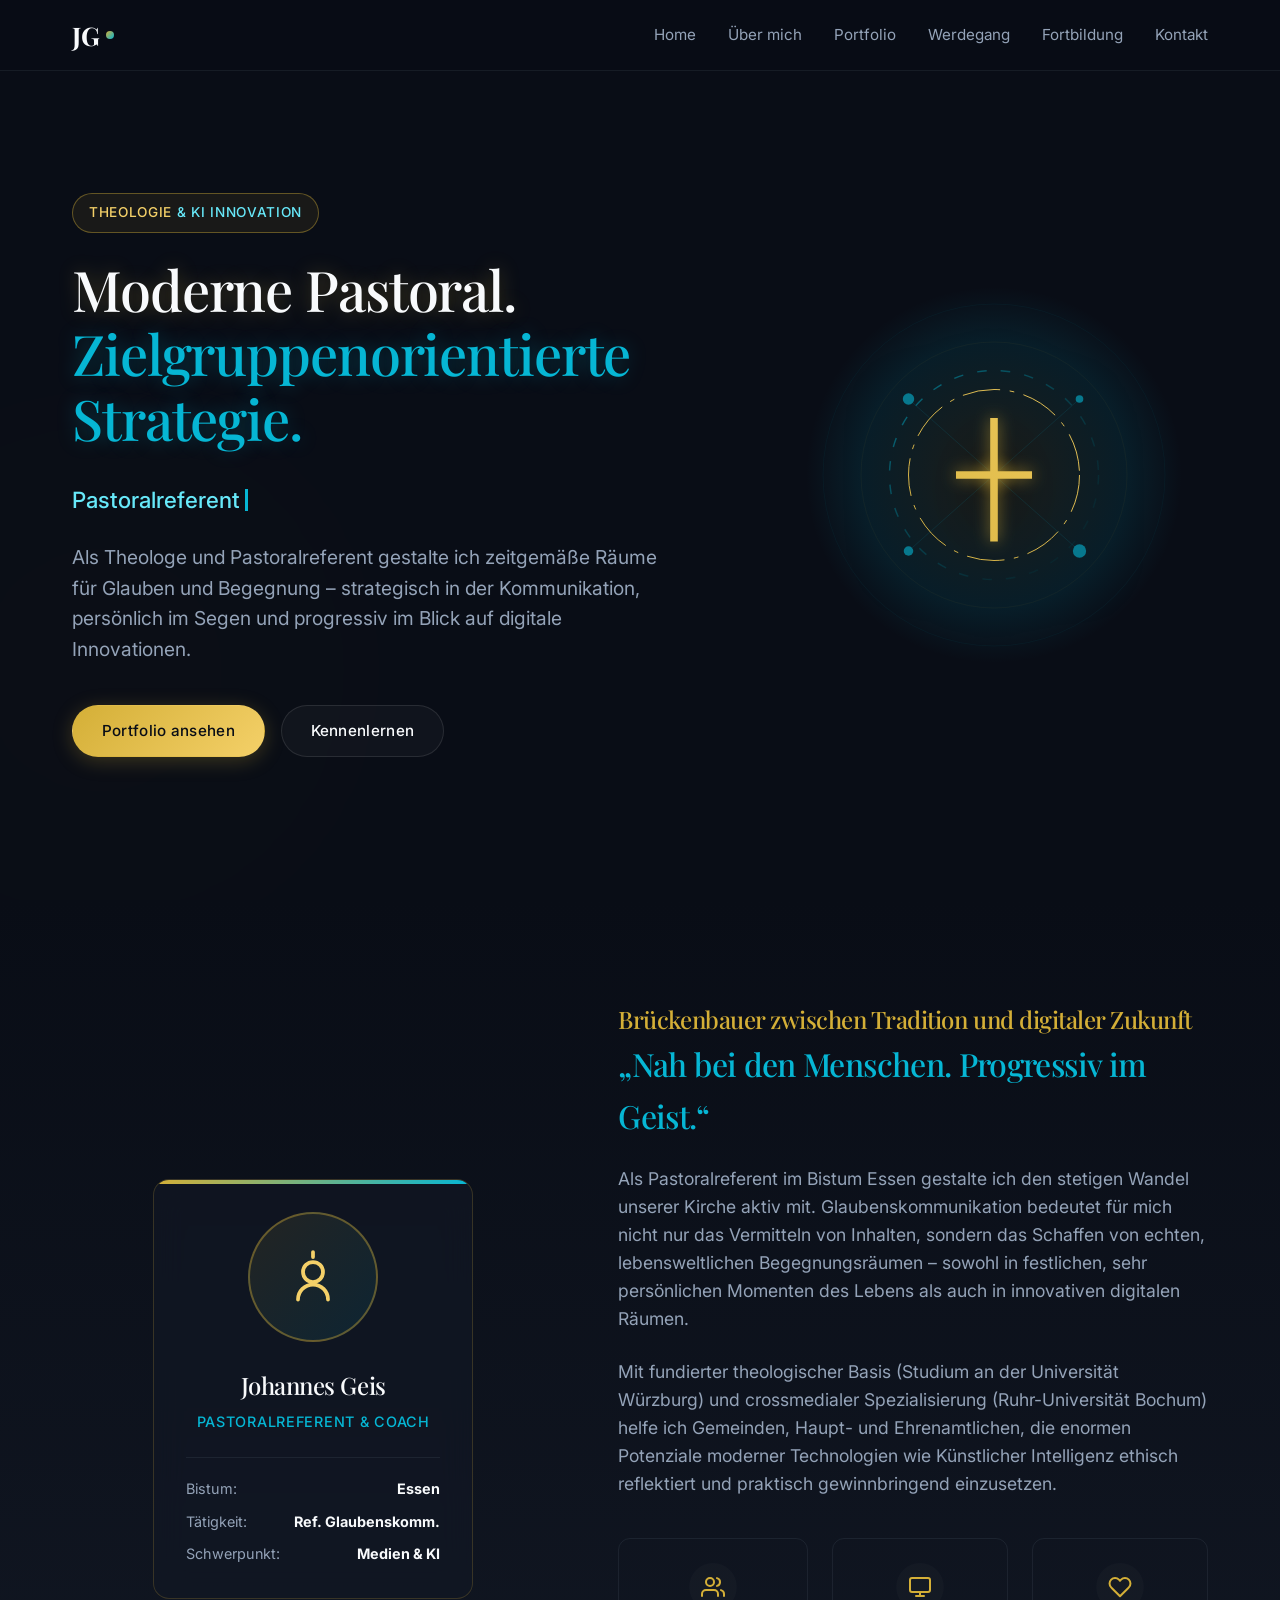
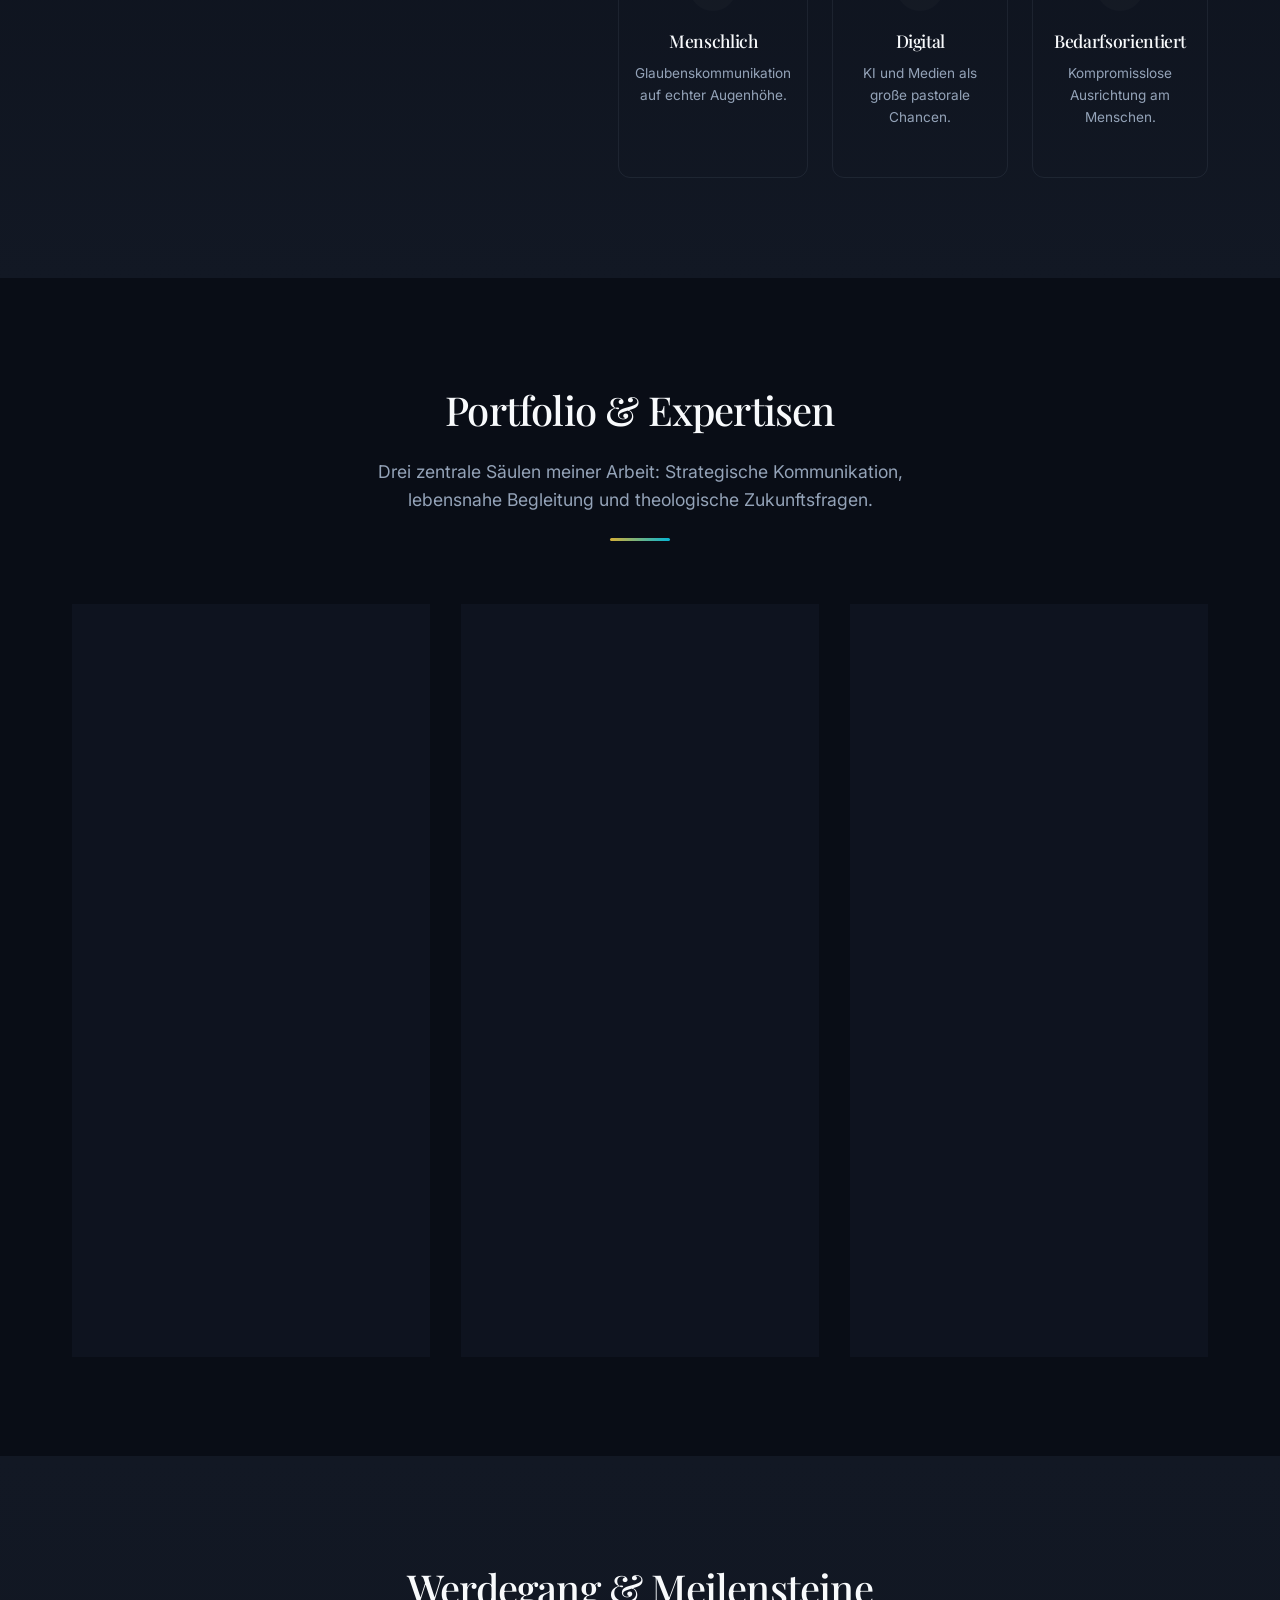
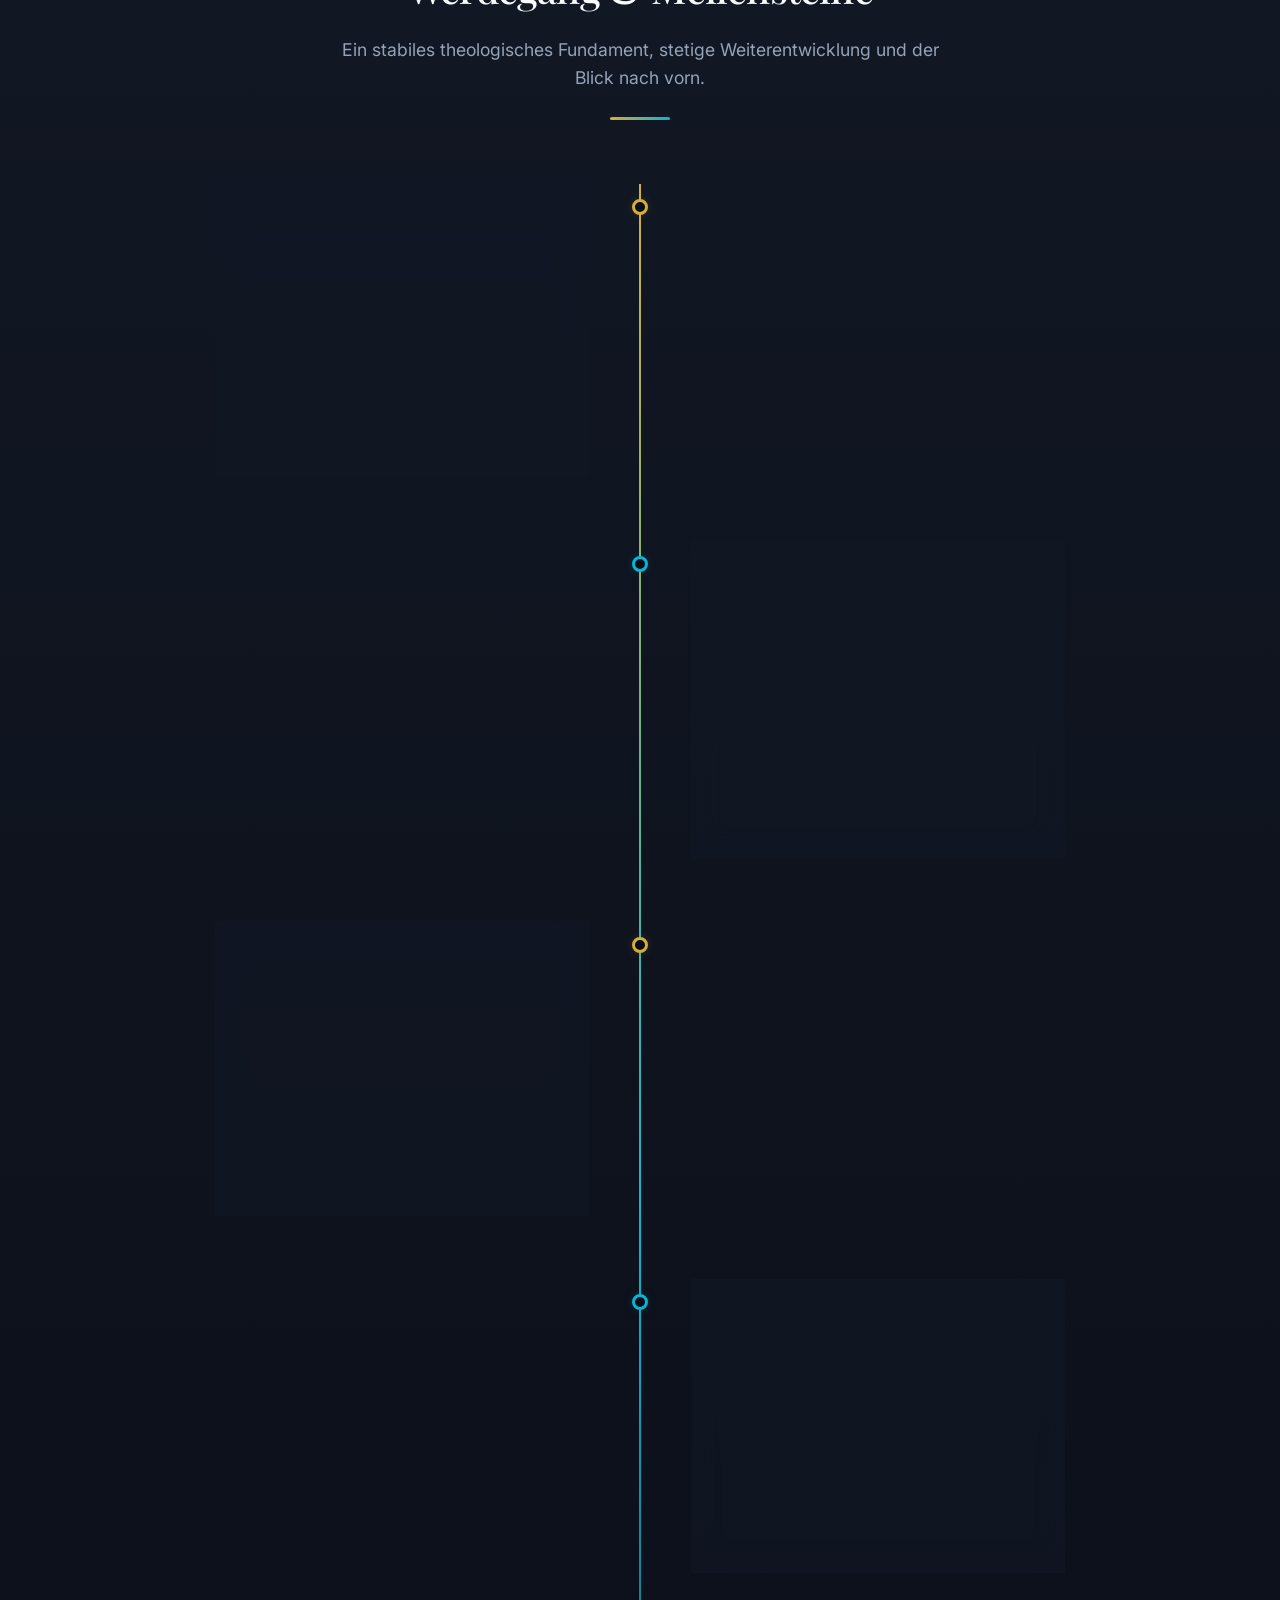
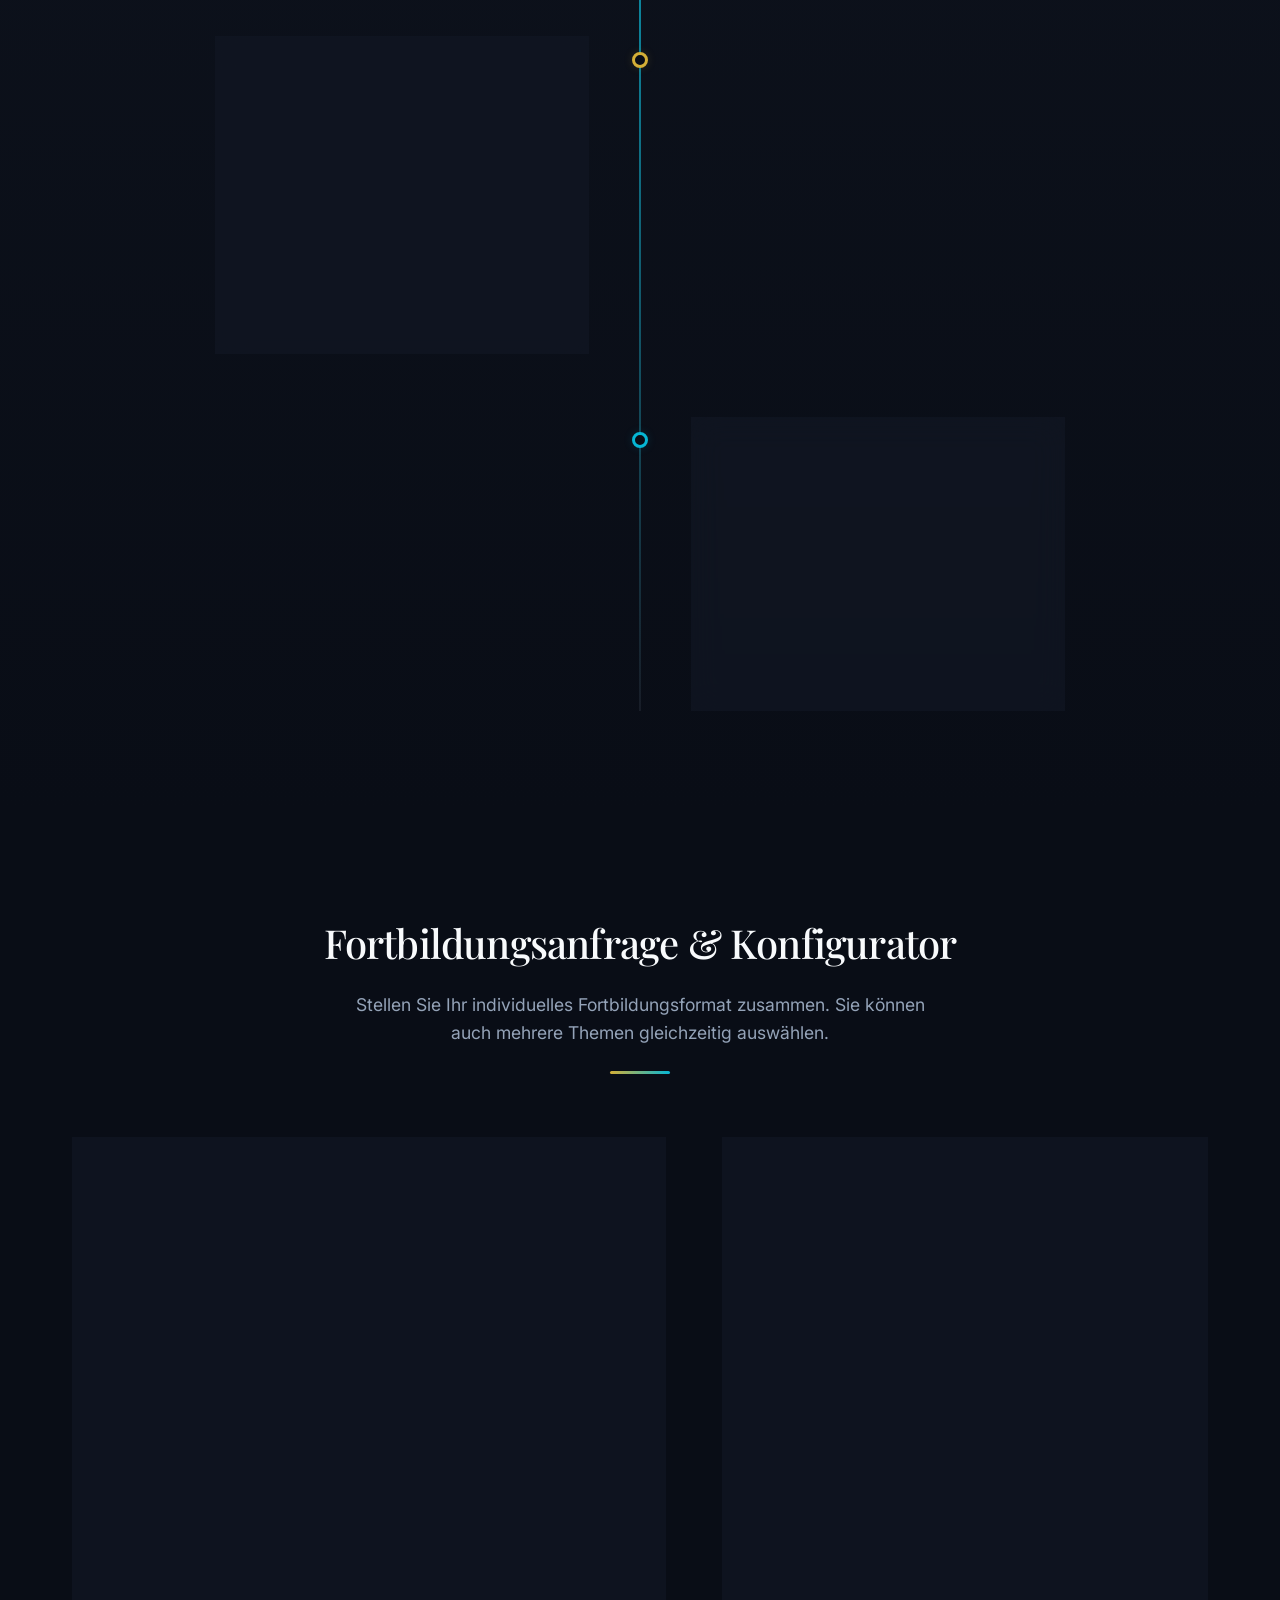
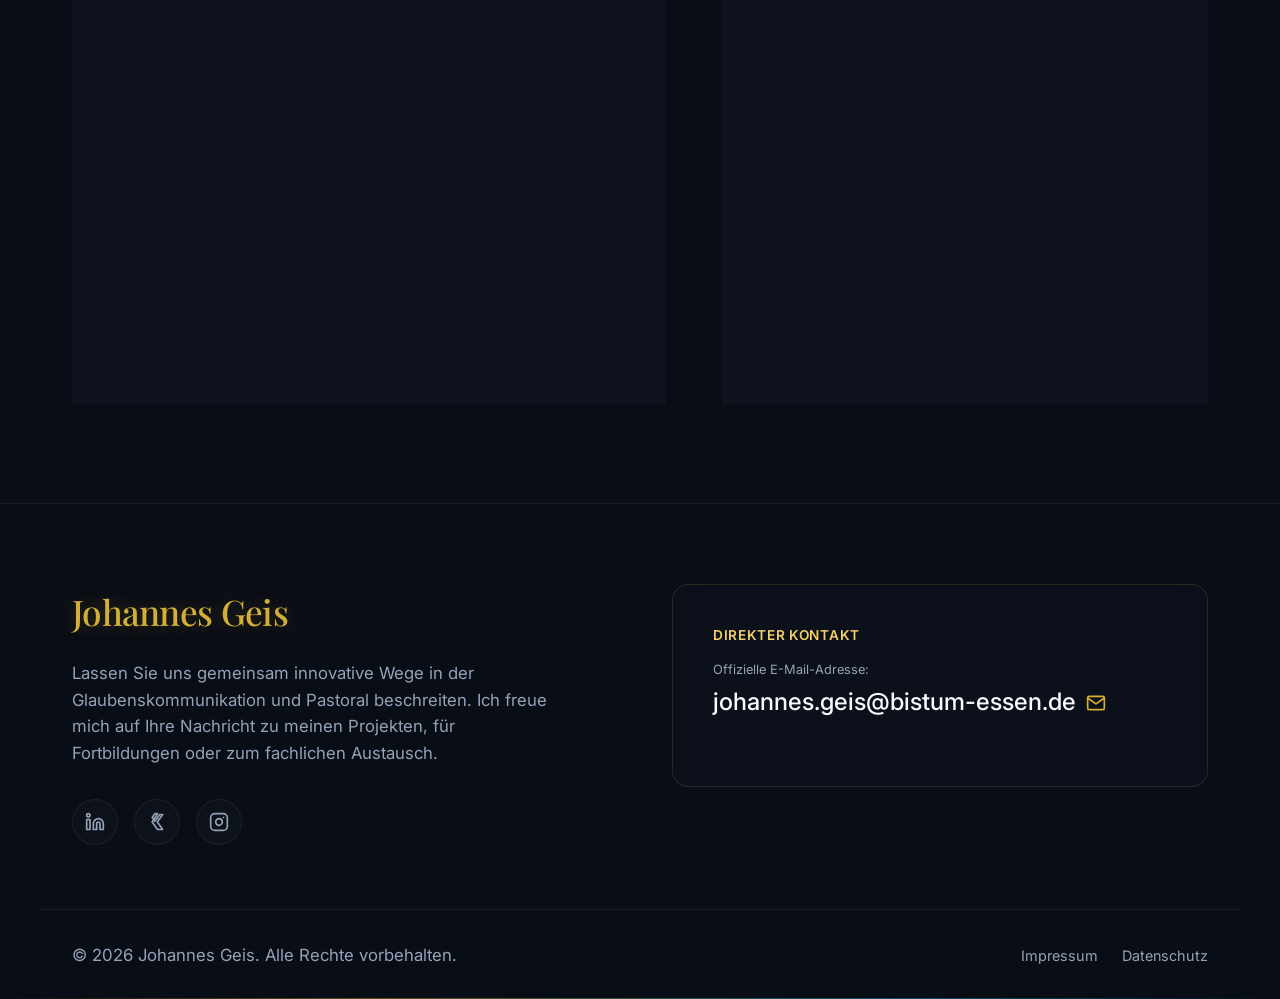
<file: index.html>
<!DOCTYPE html>
<html lang="de">
<head>
    <meta charset="UTF-8">
    <meta name="viewport" content="width=device-width, initial-scale=1.0">
    <meta name="description" content="Johannes Geis - Theologe, Pastoralreferent & KI-Coach im Bistum Essen. Kampagnen-Portfolio, Segensbegleitung im Projekt traute.ruhr und Fortbildungen zum Einsatz von Künstlicher Intelligenz.">
    <meta name="keywords" content="Johannes Geis, Theologe, Bistum Essen, Pastoralreferent, Künstliche Intelligenz, KI in der Kirche, Glaubenskommunikation, traute.ruhr, Segensfeier, Liturgie 4.0">
    <meta name="author" content="Johannes Geis">
    <meta name="robots" content="index, follow">
    
    <!-- Open Graph / Facebook -->
    <meta property="og:type" content="website">
    <meta property="og:url" content="https://johannesgeis.de/">
    <meta property="og:title" content="Johannes Geis | Theologe, Pastoralreferent & KI-Coach">
    <meta property="og:description" content="Verbindung von Theologie und digitalen Werkzeugen von morgen. Erfahren Sie mehr über meine Projekte, Kampagnen und Fortbildungen.">
    
    <!-- Twitter -->
    <meta property="twitter:card" content="summary_large_image">
    <meta property="twitter:title" content="Johannes Geis | Theologe, Pastoralreferent & KI-Coach">
    <meta property="twitter:description" content="Verbindung von Theologie und digitalen Werkzeugen von morgen. Erfahren Sie mehr über meine Projekte, Kampagnen und Fortbildungen.">

    <title>Johannes Geis | Theologe, Pastoralreferent & KI-Coach</title>
    
    <!-- Stylesheet -->
    <link rel="stylesheet" href="index.css">
</head>
<body>

    <!-- HEADER / NAVIGATION (Glassmorphic) -->
    <header class="header" id="main-header">
        <div class="container nav-container">
            <a href="#hero" class="logo" id="nav-logo">
                JG<span class="logo-dot"></span>
            </a>
            <button class="nav-toggle" id="nav-menu-toggle" aria-label="Menü öffnen" aria-expanded="false">
                <svg width="24" height="24" viewBox="0 0 24 24" fill="none" stroke="currentColor" stroke-width="2" stroke-linecap="round" stroke-linejoin="round">
                    <line x1="4" y1="12" x2="20" y2="12"></line>
                    <line x1="4" y1="6" x2="20" y2="6"></line>
                    <line x1="4" y1="18" x2="20" y2="18"></line>
                </svg>
            </button>
            <nav class="nav-menu" id="nav-menu-list">
                <a href="#hero" class="nav-link" id="nav-link-hero">Home</a>
                <a href="#about" class="nav-link" id="nav-link-about">Über mich</a>
                <a href="#portfolio" class="nav-link" id="nav-link-portfolio">Portfolio</a>
                <a href="#timeline" class="nav-link" id="nav-link-timeline">Werdegang</a>
                <a href="#configurator" class="nav-link" id="nav-link-configurator">Fortbildung</a>
                <a href="#contact" class="nav-link" id="nav-link-contact">Kontakt</a>
            </nav>
        </div>
    </header>

    <!-- MAIN CONTENT -->
    <main>
        
        <!-- HERO SECTION -->
        <section class="hero" id="hero">
            <div class="container hero-grid">
                <div class="hero-content">
                    <div class="hero-badge" id="hero-status-badge">
                        Theologie <span class="tech-span">&amp; KI Innovation</span>
                    </div>
                    <h1 class="hero-title glow-text-gold">
                        Moderne Pastoral.<br>
                        <span class="text-teal glow-text-teal">Zielgruppenorientierte Strategie.</span>
                    </h1>
                    <div class="hero-typewriter" id="hero-typewriter-container">
                        <span id="typewriter-text"></span><span class="cursor"></span>
                    </div>
                    <p class="hero-text">
                        Als Theologe und Pastoralreferent gestalte ich zeitgemäße Räume für Glauben und Begegnung – strategisch in der Kommunikation, persönlich im Segen und progressiv im Blick auf digitale Innovationen.
                    </p>
                    <div class="hero-btns">
                        <a href="#portfolio" class="btn btn-primary" id="btn-hero-explore">Portfolio ansehen</a>
                        <a href="#contact" class="btn btn-secondary" id="btn-hero-config">Kennenlernen</a>
                    </div>
                </div>
                <div class="hero-art">
                    <div class="art-container">
                        <div class="art-glow"></div>
                        <!-- Breathtaking SVG representing Theology & Technology -->
                        <svg class="svg-art" viewBox="0 0 400 400" fill="none" xmlns="http://www.w3.org/2000/svg">
                            <!-- Background Tech Grid Circles -->
                            <circle cx="200" cy="200" r="180" stroke="rgba(6, 182, 212, 0.05)" stroke-width="1" />
                            <circle cx="200" cy="200" r="140" stroke="rgba(212, 175, 55, 0.05)" stroke-width="1" />
                            
                            <!-- Rotating Tech Ring -->
                            <circle class="rotating-ring" cx="200" cy="200" r="110" stroke="url(#teal-gradient)" stroke-width="1.5" stroke-dasharray="10 15" />
                            <!-- Rotating Gold Ring -->
                            <circle class="rotating-ring-reverse" cx="200" cy="200" r="90" stroke="url(#gold-gradient)" stroke-width="1" stroke-dasharray="40 10 5 10" />
                            
                            <!-- Connecting Tech Nodes (Cyan) -->
                            <g opacity="0.6">
                                <line x1="200" y1="200" x2="110" y2="120" stroke="var(--teal)" stroke-opacity="0.2" stroke-width="1" />
                                <line x1="200" y1="200" x2="290" y2="120" stroke="var(--teal)" stroke-opacity="0.2" stroke-width="1" />
                                <line x1="200" y1="200" x2="290" y2="280" stroke="var(--teal)" stroke-opacity="0.2" stroke-width="1" />
                                <line x1="200" y1="200" x2="110" y2="280" stroke="var(--teal)" stroke-opacity="0.2" stroke-width="1" />
                                
                                <circle class="pulse-glow" cx="110" cy="120" r="6" fill="var(--teal)" />
                                <circle class="pulse-glow" cx="290" cy="120" r="4" fill="var(--teal)" />
                                <circle class="pulse-glow" cx="290" cy="280" r="7" fill="var(--teal)" />
                                <circle class="pulse-glow" cx="110" cy="280" r="5" fill="var(--teal)" />
                            </g>
                            
                            <!-- Centerpiece Cross (Golden, stylized and pulsing) -->
                            <g class="pulse-glow">
                                <!-- Glowing Aura behind Cross -->
                                <circle cx="200" cy="200" r="30" fill="url(#gold-radial)" opacity="0.4" />
                                
                                <!-- Stylized Cross -->
                                <path d="M196 140H204V196H240V204H204V270H196V204H160V196H196V140Z" fill="url(#gold-gradient)" filter="drop-shadow(0 0 8px rgba(212, 175, 55, 0.6))" />
                            </g>

                            <!-- Defs for gradients -->
                            <defs>
                                <linearGradient id="teal-gradient" x1="0" y1="0" x2="400" y2="400" gradientUnits="userSpaceOnUse">
                                    <stop offset="0%" stop-color="#06B6D4" />
                                    <stop offset="100%" stop-color="transparent" />
                                </linearGradient>
                                <linearGradient id="gold-gradient" x1="0" y1="400" x2="400" y2="0" gradientUnits="userSpaceOnUse">
                                    <stop offset="0%" stop-color="#D4AF37" />
                                    <stop offset="100%" stop-color="#F4D068" />
                                </linearGradient>
                                <radialGradient id="gold-radial" cx="50%" cy="50%" r="50%">
                                    <stop offset="0%" stop-color="#D4AF37" />
                                    <stop offset="100%" stop-color="transparent" />
                                </radialGradient>
                            </defs>
                        </svg>
                    </div>
                </div>
            </div>
        </section>

        <!-- ABOUT ME / PHILOSOPHIE SECTION -->
        <section class="about id-target" id="about">
            <div class="container about-grid">
                <div class="about-image-wrapper reveal">
                    <div class="about-card glass-panel" id="personal-about-card">
                        <div class="avatar-placeholder">
                            <!-- Elegant SVG Monogram / Emblem -->
                            <svg viewBox="0 0 24 24" fill="none" stroke="currentColor" stroke-width="1.5" stroke-linecap="round" stroke-linejoin="round">
                                <path d="M18 21a6 6 0 0 0-12 0" />
                                <circle cx="12" cy="10" r="4" />
                                <path d="M12 2v2" />
                            </svg>
                        </div>
                        <h3>Johannes Geis</h3>
                        <p class="role-subtitle">Pastoralreferent &amp; Coach</p>
                        
                        <div class="about-card-meta">
                            <div class="meta-item">
                                <span>Bistum:</span>
                                <strong>Essen</strong>
                            </div>
                            <div class="meta-item">
                                <span>Tätigkeit:</span>
                                <strong>Ref. Glaubenskomm.</strong>
                            </div>
                            <div class="meta-item">
                                <span>Schwerpunkt:</span>
                                <strong>Medien &amp; KI</strong>
                            </div>
                        </div>
                    </div>
                </div>
                
                <div class="about-text-content reveal delay-1">
                    <h2 class="text-gold">Brückenbauer zwischen Tradition und digitaler Zukunft</h2>
                    <h3 class="text-teal">„Nah bei den Menschen. Progressiv im Geist.“</h3>
                    
                    <!-- Beautifully formatted layout block prepared for the user's custom text -->
                    <div class="about-user-text" id="user-profile-text">
                        <p>
                            Als Pastoralreferent im Bistum Essen gestalte ich den stetigen Wandel unserer Kirche aktiv mit. Glaubenskommunikation bedeutet für mich nicht nur das Vermitteln von Inhalten, sondern das Schaffen von echten, lebensweltlichen Begegnungsräumen – sowohl in festlichen, sehr persönlichen Momenten des Lebens als auch in innovativen digitalen Räumen.
                        </p>
                        <p>
                            Mit fundierter theologischer Basis (Studium an der Universität Würzburg) und crossmedialer Spezialisierung (Ruhr-Universität Bochum) helfe ich Gemeinden, Haupt- und Ehrenamtlichen, die enormen Potenziale moderner Technologien wie Künstlicher Intelligenz ethisch reflektiert und praktisch gewinnbringend einzusetzen.
                        </p>
                    </div>
                    
                    <div class="values-grid">
                        <div class="value-box">
                            <div class="value-icon">
                                <svg width="24" height="24" viewBox="0 0 24 24" fill="none" stroke="currentColor" stroke-width="2" stroke-linecap="round" stroke-linejoin="round"><path d="M17 21v-2a4 4 0 0 0-4-4H5a4 4 0 0 0-4 4v2"></path><circle cx="9" cy="7" r="4"></circle><path d="M23 21v-2a4 4 0 0 0-3-3.87"></path><path d="M16 3.13a4 4 0 0 1 0 7.75"></path></svg>
                            </div>
                            <h4>Menschlich</h4>
                            <p>Glaubenskommunikation auf echter Augenhöhe.</p>
                        </div>
                        <div class="value-box">
                            <div class="value-icon">
                                <svg width="24" height="24" viewBox="0 0 24 24" fill="none" stroke="currentColor" stroke-width="2" stroke-linecap="round" stroke-linejoin="round"><rect x="2" y="3" width="20" height="14" rx="2" ry="2"></rect><line x1="8" y1="21" x2="16" y2="21"></line><line x1="12" y1="17" x2="12" y2="21"></line></svg>
                            </div>
                            <h4>Digital</h4>
                            <p>KI und Medien als große pastorale Chancen.</p>
                        </div>
                        <div class="value-box">
                            <div class="value-icon">
                                <svg width="24" height="24" viewBox="0 0 24 24" fill="none" stroke="currentColor" stroke-width="2" stroke-linecap="round" stroke-linejoin="round"><path d="M20.84 4.61a5.5 5.5 0 0 0-7.78 0L12 5.67l-1.06-1.06a5.5 5.5 0 0 0-7.78 7.78l1.06 1.06L12 21.23l7.78-7.78 1.06-1.06a5.5 5.5 0 0 0 0-7.78z"></path></svg>
                            </div>
                            <h4>Bedarfsorientiert</h4>
                            <p>Kompromisslose Ausrichtung am Menschen.</p>
                        </div>
                    </div>
                </div>
            </div>
        </section>

        <!-- PORTFOLIO & EXPERTISES SECTION -->
        <section class="expertises id-target" id="portfolio">
            <div class="container">
                <h2 class="section-title reveal">Portfolio &amp; Expertisen</h2>
                <p class="section-subtitle reveal delay-1">Drei zentrale Säulen meiner Arbeit: Strategische Kommunikation, lebensnahe Begleitung und theologische Zukunftsfragen.</p>
                
                <div class="expertises-grid">
                    
                    <!-- Card 1: Glaubenskommunikation (LEFT - LINKS TO SEPARATE PORTFOLIO SUBPAGE) -->
                    <div class="exp-card glass-panel exp-card-glow-gold reveal" id="exp-card-komm">
                        <div class="exp-icon">
                            <svg width="28" height="28" viewBox="0 0 24 24" fill="none" stroke="currentColor" stroke-width="2" stroke-linecap="round" stroke-linejoin="round"><path d="M21 11.5a8.38 8.38 0 0 1-.9 3.8 8.5 8.5 0 0 1-7.6 4.7 8.38 8.38 0 0 1-3.8-.9L3 21l1.9-5.7a8.38 8.38 0 0 1-.9-3.8 8.5 8.5 0 0 1 4.7-7.6 8.38 8.38 0 0 1 3.8-.9h.5a8.48 8.48 0 0 1 8 8v.5z"></path></svg>
                        </div>
                        <h3>Glaubenskommunikation</h3>
                        <p>
                            Konzeption und strategische Begleitung reichweitenstarker, zielgruppenorientierter Kommunikationsprozesse im Bistum Essen. Kampagnen und Ideen, die Menschen bewegen.
                        </p>
                        <ul class="exp-list">
                            <li class="exp-list-item">
                                <svg viewBox="0 0 24 24" fill="none" stroke="currentColor" stroke-width="3" stroke-linecap="round" stroke-linejoin="round"><polyline points="20 6 9 17 4 12"></polyline></svg>
                                Crossmediale Kampagnen &amp; Konzepte
                            </li>
                            <li class="exp-list-item">
                                <svg viewBox="0 0 24 24" fill="none" stroke="currentColor" stroke-width="3" stroke-linecap="round" stroke-linejoin="round"><polyline points="20 6 9 17 4 12"></polyline></svg>
                                Zielgruppenorientierung &amp; Analyse
                            </li>
                            <li class="exp-list-item">
                                <svg viewBox="0 0 24 24" fill="none" stroke="currentColor" stroke-width="3" stroke-linecap="round" stroke-linejoin="round"><polyline points="20 6 9 17 4 12"></polyline></svg>
                                Digitale Verkündigungs-Strategien
                            </li>
                            <li class="exp-list-item">
                                <svg viewBox="0 0 24 24" fill="none" stroke="currentColor" stroke-width="3" stroke-linecap="round" stroke-linejoin="round"><polyline points="20 6 9 17 4 12"></polyline></svg>
                                Beratung für Pfarreien &amp; Gremien
                            </li>
                        </ul>
                        <div class="exp-btn-wrapper" style="display: flex; flex-direction: column; gap: 0.8rem;">
                            <a href="portfolio-kommunikation.html" class="exp-link" id="link-exp-komm-portfolio">
                                Kampagnen-Portfolio ansehen
                                <svg width="16" height="16" viewBox="0 0 24 24" fill="none" stroke="currentColor" stroke-width="2" stroke-linecap="round" stroke-linejoin="round"><line x1="5" y1="12" x2="19" y2="12"></line><polyline points="12 5 19 12 12 19"></polyline></svg>
                            </a>
                            <!-- Diocese profile link placeholder -->
                            <a href="https://bistum-essen.de/" target="_blank" rel="noopener" class="exp-link" style="opacity: 0.75; font-size: 0.85rem;" id="link-exp-komm-bistum">
                                Profil beim Bistum Essen
                            </a>
                        </div>
                    </div>

                    <!-- Card 2: traute.ruhr (MIDDLE - CORRECTED LINK) -->
                    <div class="exp-card glass-panel exp-card-glow-teal reveal delay-1" id="exp-card-traute">
                        <div class="exp-icon">
                            <svg width="28" height="28" viewBox="0 0 24 24" fill="none" stroke="currentColor" stroke-width="2" stroke-linecap="round" stroke-linejoin="round"><path d="M20.84 4.61a5.5 5.5 0 0 0-7.78 0L12 5.67l-1.06-1.06a5.5 5.5 0 0 0-7.78 7.78l1.06 1.06L12 21.23l7.78-7.78 1.06-1.06a5.5 5.5 0 0 0 0-7.78z"></path></svg>
                        </div>
                        <h3>traute – dein moment. dein segen.</h3>
                        <p>
                            Einzigartige, lebensnahe Segensfeiern an persönlichen Lebenswendepunkten. Wir arbeiten kompromisslos kundenorientiert und richten uns ganz nach den Bedürfnissen und Anliegen der Menschen.
                        </p>
                        <ul class="exp-list">
                            <li class="exp-list-item">
                                <svg viewBox="0 0 24 24" fill="none" stroke="currentColor" stroke-width="3" stroke-linecap="round" stroke-linejoin="round"><polyline points="20 6 9 17 4 12"></polyline></svg>
                                Begleitung von Paaren vor der Trauung
                            </li>
                            <li class="exp-list-item">
                                <svg viewBox="0 0 24 24" fill="none" stroke="currentColor" stroke-width="3" stroke-linecap="round" stroke-linejoin="round"><polyline points="20 6 9 17 4 12"></polyline></svg>
                                Lebensweltorientierte Segensfeiern
                            </li>
                            <li class="exp-list-item">
                                <svg viewBox="0 0 24 24" fill="none" stroke="currentColor" stroke-width="3" stroke-linecap="round" stroke-linejoin="round"><polyline points="20 6 9 17 4 12"></polyline></svg>
                                Orientierung an Anliegen der Menschen
                            </li>
                            <li class="exp-list-item">
                                <svg viewBox="0 0 24 24" fill="none" stroke="currentColor" stroke-width="3" stroke-linecap="round" stroke-linejoin="round"><polyline points="20 6 9 17 4 12"></polyline></svg>
                                Freie Segnungen im gesamten Ruhrgebiet
                            </li>
                        </ul>
                        <div class="exp-btn-wrapper">
                            <a href="https://traute.ruhr" target="_blank" rel="noopener" class="exp-link" id="link-exp-traute-cta">
                                traute.ruhr besuchen
                                <svg width="16" height="16" viewBox="0 0 24 24" fill="none" stroke="currentColor" stroke-width="2" stroke-linecap="round" stroke-linejoin="round"><line x1="5" y1="12" x2="19" y2="12"></line><polyline points="12 5 19 12 12 19"></polyline></svg>
                            </a>
                        </div>
                    </div>

                    <!-- Card 3: KI in der Pastoral (RIGHT - LINKS TO SEPARATE PORTFOLIO SUBPAGE) -->
                    <div class="exp-card glass-panel exp-card-glow-teal reveal delay-2" id="exp-card-ki">
                        <div class="exp-icon">
                            <svg width="28" height="28" viewBox="0 0 24 24" fill="none" stroke="currentColor" stroke-width="2" stroke-linecap="round" stroke-linejoin="round"><path d="M21 16V8a2 2 0 0 0-1-1.73l-7-4a2 2 0 0 0-2 0l-7 4A2 2 0 0 0 3 8v8a2 2 0 0 0 1 1.73l7 4a2 2 0 0 0 2 0l7-4A2 2 0 0 0 21 16z"></path><polyline points="3.27 6.96 12 12.01 20.73 6.96"></polyline><line x1="12" y1="22.08" x2="12" y2="12"></line></svg>
                        </div>
                        <h3>KI in Pastoral &amp; Liturgie</h3>
                        <p>
                            Vorträge, Impulse und praxisnahe Fortbildungen zum sinnvollen, ethisch reflektierten Einsatz von Künstlicher Intelligenz in Seelsorge, Liturgie und Glaubenskommunikation.
                        </p>
                        <ul class="exp-list">
                            <li class="exp-list-item">
                                <svg viewBox="0 0 24 24" fill="none" stroke="currentColor" stroke-width="3" stroke-linecap="round" stroke-linejoin="round"><polyline points="20 6 9 17 4 12"></polyline></svg>
                                Innovative Formatentwicklung mit KI
                            </li>
                            <li class="exp-list-item">
                                <svg viewBox="0 0 24 24" fill="none" stroke="currentColor" stroke-width="3" stroke-linecap="round" stroke-linejoin="round"><polyline points="20 6 9 17 4 12"></polyline></svg>
                                KI zur Förderung tätiger Liturgieteilnahme
                            </li>
                            <li class="exp-list-item">
                                <svg viewBox="0 0 24 24" fill="none" stroke="currentColor" stroke-width="3" stroke-linecap="round" stroke-linejoin="round"><polyline points="20 6 9 17 4 12"></polyline></svg>
                                Hintergrundrecherche &amp; Zielgruppenanalyse
                            </li>
                        </ul>
                        <div class="exp-btn-wrapper" style="display: flex; flex-direction: column; gap: 0.8rem;">
                            <a href="portfolio-ki.html" class="exp-link" id="link-exp-ki-portfolio" style="color: var(--teal-light);">
                                KI-Portfolio &amp; Projekte
                                <svg width="16" height="16" viewBox="0 0 24 24" fill="none" stroke="currentColor" stroke-width="2" stroke-linecap="round" stroke-linejoin="round"><line x1="5" y1="12" x2="19" y2="12"></line><polyline points="12 5 19 12 12 19"></polyline></svg>
                            </a>
                            <a href="#configurator" class="exp-link" style="font-size: 0.85rem;" id="link-exp-ki-cta">
                                Fortbildung anfragen
                            </a>
                        </div>
                    </div>

                </div>
            </div>
        </section>

        <!-- INTERACTIVE TIMELINE SECTION -->
        <section class="timeline-section id-target" id="timeline">
            <div class="container">
                <h2 class="section-title reveal">Werdegang &amp; Meilensteine</h2>
                <p class="section-subtitle reveal delay-1">Ein stabiles theologisches Fundament, stetige Weiterentwicklung und der Blick nach vorn.</p>
                
                <div class="timeline-container">

                    <!-- Item 1: Traute -->
                    <div class="timeline-item reveal">
                        <div class="timeline-node"></div>
                        <div class="timeline-item-content glass-panel" id="timeline-item-traute">
                            <span class="timeline-date">Seit Oktober 2024</span>
                            <h3>Begleitung im Segensprojekt „traute“</h3>
                            <p>
                                Seelsorgliche und gestalterische Begleitung im kundenorientierten Hochzeits- und Segensprojekt <strong>traute.ruhr</strong> des Bistums Essen. Individuelle, moderne Rituale ganz an den Wünschen der Menschen ausgerichtet.
                            </p>
                        </div>
                    </div>

                    <!-- Item 2: Crossmedia Ref -->
                    <div class="timeline-item reveal">
                        <div class="timeline-node"></div>
                        <div class="timeline-item-content glass-panel" id="timeline-item-crossmedia">
                            <span class="timeline-date">Seit Januar 2024</span>
                            <h3>Referent für crossmediale Glaubenskommunikation</h3>
                            <p>
                                Referent im Bischöflichen Generalvikariat Essen. Fachliche und strategische Beratung von Pfarreien bei der Konzeption, Steuerung und zielgruppengerechten Umsetzung crossmedialer Medien- und Verkündigungsprozesse.
                            </p>
                        </div>
                    </div>

                    <!-- Item 3: Liebfrauen Bochum -->
                    <div class="timeline-item reveal">
                        <div class="timeline-node"></div>
                        <div class="timeline-item-content glass-panel" id="timeline-item-bochum">
                            <span class="timeline-date">Juni 2018 – September 2024</span>
                            <h3>Pastoralreferent in der Pfarrei Liebfrauen, Bochum</h3>
                            <p>
                                Tätigkeit als seelsorglicher Pastoralreferent in Bochum (Pfarrei Liebfrauen). Offizielle feierliche Beauftragung für den pastoralen Dienst im Bistum Essen durch Ruhrbischof Dr. Franz-Josef Overbeck im Juni 2018.
                            </p>
                        </div>
                    </div>

                    <!-- Item 4: Ruhrhalbinsel -->
                    <div class="timeline-item reveal">
                        <div class="timeline-node"></div>
                        <div class="timeline-item-content glass-panel" id="timeline-item-ruhrhalbinsel">
                            <span class="timeline-date">August 2015 – Juni 2018</span>
                            <h3>Pastoralassistent in Essen-Ruhrhalbinsel</h3>
                            <p>
                                Erste seelsorgliche Praxis- und Ausbildungsstation als Pastoralassistent in der Pfarrei St. Josef in Essen-Ruhrhalbinsel im Rahmen der Vorbereitung auf den kirchlichen Dienst.
                            </p>
                        </div>
                    </div>

                    <!-- Item 5: Studium Crossmedia -->
                    <div class="timeline-item reveal">
                        <div class="timeline-node"></div>
                        <div class="timeline-item-content glass-panel" id="timeline-item-study-crossmedia">
                            <span class="timeline-date">Januar 2021 – November 2023</span>
                            <h3>Studium „Crossmediale Glaubenskommunikation“</h3>
                            <p>
                                Erfolgreiches, berufsbegleitendes Zertifikatsstudium im Bereich <strong>„Crossmediale Glaubenskommunikation“</strong> an der <strong>Ruhr-Universität Bochum</strong> zur wissenschaftlichen und praktischen Vertiefung digitaler Medienkonzepte.
                            </p>
                        </div>
                    </div>

                    <!-- Item 6: Theologie-Studium -->
                    <div class="timeline-item reveal">
                        <div class="timeline-node"></div>
                        <div class="timeline-item-content glass-panel" id="timeline-item-studies">
                            <span class="timeline-date">Theologisches Fundament</span>
                            <h3>Studium der Katholischen Theologie</h3>
                            <p>
                                Wissenschaftliches Diplom-Studium der <strong>Katholischen Theologie</strong> an der <strong>Universität Würzburg</strong> (Julius-Maximilians-Universität) – die theologische Kernbasis für mein gesamtes pastorales Wirken.
                            </p>
                        </div>
                    </div>

                </div>
            </div>
        </section>

        <!-- INTERACTIVE CONFIGURATOR SECTION -->
        <section class="configurator id-target" id="configurator">
            <div class="container">
                <h2 class="section-title reveal">Fortbildungsanfrage &amp; Konfigurator</h2>
                <p class="section-subtitle reveal delay-1">Stellen Sie Ihr individuelles Fortbildungsformat zusammen. Sie können auch mehrere Themen gleichzeitig auswählen.</p>
                
                <div class="config-grid">
                    <!-- Column 1: Config Steps -->
                    <div class="config-form-wrapper glass-panel reveal" id="configurator-box">
                        <h3>
                            <svg width="24" height="24" viewBox="0 0 24 24" fill="none" stroke="currentColor" stroke-width="2" stroke-linecap="round" stroke-linejoin="round"><polygon points="5 3 19 12 5 21 5 3"></polygon></svg>
                            Themen &amp; Formate wählen
                        </h3>
                        
                        <!-- Step 1: Theme (MULTI SELECT ENABLED) -->
                        <div class="config-step">
                            <div class="config-step-title">
                                <span class="config-step-number">1</span>
                                Wunschthemen wählen (Mehrfachauswahl möglich):
                            </div>
                            <div class="config-options" id="config-step-theme">
                                <div class="config-option active" data-value="format">
                                    <div class="config-option-indicator"></div>
                                    <div>
                                        <span class="config-option-text">Formatentwicklung mit KI</span>
                                        <span class="config-option-desc">Wie KI hilft, kreative kirchliche Formate zielgerichtet zu entwerfen.</span>
                                    </div>
                                </div>
                                <div class="config-option" data-value="liturgy">
                                    <div class="config-option-indicator"></div>
                                    <div>
                                        <span class="config-option-text">Liturgie &amp; KI: Teilnahme fördern</span>
                                        <span class="config-option-desc">Einsatz von KI-Tools zur Steigerung der tätigen liturgischen Teilnahme.</span>
                                    </div>
                                </div>
                                <div class="config-option" data-value="research">
                                    <div class="config-option-indicator"></div>
                                    <div>
                                        <span class="config-option-text">Hintergrundrecherche &amp; Zielgruppen</span>
                                        <span class="config-option-desc">Methoden zur vertieften Analyse und Ausrichtung in der Katechese.</span>
                                    </div>
                                </div>
                                <div class="config-option" data-value="comm">
                                    <div class="config-option-indicator"></div>
                                    <div>
                                        <span class="config-option-text">KI in der Glaubenskommunikation</span>
                                        <span class="config-option-desc">Chancen und Praxistools für Social Media und kirchliche Medienarbeit.</span>
                                    </div>
                                </div>
                            </div>
                        </div>

                        <!-- Step 2: Format (SINGLE SELECT) -->
                        <div class="config-step">
                            <div class="config-step-title">
                                <span class="config-step-number">2</span>
                                Gewünschtes Format wählen:
                            </div>
                            <div class="config-options grid-2-col" id="config-step-format">
                                <div class="config-option" data-value="impulsvortrag">
                                    <div class="config-option-indicator"></div>
                                    <div>
                                        <span class="config-option-text">Impulsvortrag</span>
                                        <span class="config-option-desc">Inspirierender Input (1-2 Std.)</span>
                                    </div>
                                </div>
                                <div class="config-option active" data-value="halb-workshop">
                                    <div class="config-option-indicator"></div>
                                    <div>
                                        <span class="config-option-text">Halbtages-Workshop</span>
                                        <span class="config-option-desc">Praxisintensiv (4 Std.)</span>
                                    </div>
                                </div>
                                <div class="config-option" data-value="ganz-workshop">
                                    <div class="config-option-indicator"></div>
                                    <div>
                                        <span class="config-option-text">Ganztages-Workshop</span>
                                        <span class="config-option-desc">Rundum-Seminar (8 Std.)</span>
                                    </div>
                                </div>
                                <div class="config-option" data-value="coaching">
                                    <div class="config-option-indicator"></div>
                                    <div>
                                        <span class="config-option-text">Einzelcoaching</span>
                                        <span class="config-option-desc">Individuelle Begleitung</span>
                                    </div>
                                </div>
                            </div>
                        </div>
                    </div>

                    <!-- Column 2: Result -->
                    <div class="config-result-wrapper reveal delay-1">
                        <div class="config-result-card glass-panel" id="configurator-result">
                            <div class="config-result-header">
                                <span class="config-result-tag">Generierter Entwurf</span>
                                <h3>Ihre Anfrage-Konfiguration</h3>
                            </div>
                            
                            <div class="config-result-body">
                                <div class="config-result-preview" id="config-text-preview">Ich interessiere mich für einen halbtägigen Workshop...</div>
                            </div>
                            
                            <div class="config-result-footer">
                                <button class="btn btn-primary config-copy-btn" id="btn-config-copy-action">
                                    <svg width="18" height="18" viewBox="0 0 24 24" fill="none" stroke="currentColor" stroke-width="2" stroke-linecap="round" stroke-linejoin="round"><rect x="9" y="9" width="13" height="13" rx="2" ry="2"></rect><path d="M5 15H4a2 2 0 0 1-2-2V4a2 2 0 0 1 2-2h9a2 2 0 0 1 2 2v1"></path></svg>
                                    Entwurf kopieren &amp; E-Mail senden
                                </button>
                                <p class="config-btn-hint">
                                    Der Text wird kopiert und Ihr Mailprogramm wird automatisch geöffnet.
                                </p>
                            </div>
                        </div>
                    </div>
                </div>
            </div>
        </section>

    </main>

    <!-- CONTACT & FOOTER SECTION -->
    <footer class="footer id-target" id="contact">
        <div class="container footer-grid">
            <div class="footer-about reveal">
                <h2 class="text-gold glow-text-gold">Johannes Geis</h2>
                <p>
                    Lassen Sie uns gemeinsam innovative Wege in der Glaubenskommunikation und Pastoral beschreiten. Ich freue mich auf Ihre Nachricht zu meinen Projekten, für Fortbildungen oder zum fachlichen Austausch.
                </p>
                <div class="footer-socials">
                    <a href="https://www.linkedin.com/in/johannes-geis-029358204/" target="_blank" rel="noopener" class="social-btn linkedin" id="social-linkedin" aria-label="LinkedIn Profil">
                        <svg width="20" height="20" viewBox="0 0 24 24" fill="none" stroke="currentColor" stroke-width="2" stroke-linecap="round" stroke-linejoin="round"><path d="M16 8a6 6 0 0 1 6 6v7h-4v-7a2 2 0 0 0-2-2 2 2 0 0 0-2 2v7h-4v-7a6 6 0 0 1 6-6z"></path><rect x="2" y="9" width="4" height="12"></rect><circle cx="4" cy="4" r="2"></circle></svg>
                    </a>
                    <a href="https://www.xing.com/profile/Johannes_Geis10" target="_blank" rel="noopener" class="social-btn xing" id="social-xing" aria-label="XING Profil">
                        <svg width="20" height="20" viewBox="0 0 24 24" fill="none" stroke="currentColor" stroke-width="2" stroke-linecap="round" stroke-linejoin="round"><path d="M18.84 21L12.4 12l6.44-9h-3.47L9.43 11l-.01.01L6.2 6.53 9.4 2h3.33L6.22 12l6.39 9h3.33z"/></svg>
                    </a>
                    <a href="https://www.instagram.com/joh_faithful/" target="_blank" rel="noopener" class="social-btn instagram" id="social-instagram" aria-label="Instagram Profil">
                        <svg width="20" height="20" viewBox="0 0 24 24" fill="none" stroke="currentColor" stroke-width="2" stroke-linecap="round" stroke-linejoin="round"><rect x="2" y="2" width="20" height="20" rx="5" ry="5"></rect><path d="M16 11.37A4 4 0 1 1 12.63 8 4 4 0 0 1 16 11.37z"></path><line x1="17.5" y1="6.5" x2="17.51" y2="6.5"></line></svg>
                    </a>
                </div>
            </div>
            
            <div class="footer-contact reveal delay-1">
                <div class="contact-card glass-panel" id="main-contact-card">
                    <span class="contact-card-title">Direkter Kontakt</span>
                    <div class="email-wrapper">
                        <span class="email-label">Offizielle E-Mail-Adresse:</span>
                        <!-- Obfuscated E-Mail container -->
                        <a href="#" class="obfuscated-email" id="contact-email-action">
                            <span id="obfuscated-email-display">johannes.geis [at] bistum-essen.de</span>
                            <svg width="18" height="18" viewBox="0 0 24 24" fill="none" stroke="currentColor" stroke-width="2" stroke-linecap="round" stroke-linejoin="round"><path d="M4 4h16c1.1 0 2 .9 2 2v12c0 1.1-.9 2-2 2H4c-1.1 0-2-.9-2-2V6c0-1.1.9-2 2-2z"></path><polyline points="22,6 12,13 2,6"></polyline></svg>
                        </a>
                    </div>
                </div>
            </div>
        </div>
        
        <div class="container footer-bottom">
            <p>&copy; 2026 Johannes Geis. Alle Rechte vorbehalten.</p>
            <div class="footer-bottom-links">
                <a href="#" class="footer-link" id="trigger-impressum">Impressum</a>
                <a href="#" class="footer-link" id="trigger-datenschutz">Datenschutz</a>
            </div>
        </div>
    </footer>

    <!-- IMPRESSUM MODAL -->
    <div class="modal-overlay" id="modal-impressum" role="dialog" aria-modal="true" aria-labelledby="modal-impressum-title">
        <div class="modal-content glass-panel">
            <button class="modal-close" aria-label="Schließen" data-modal="modal-impressum">
                <svg width="24" height="24" viewBox="0 0 24 24" fill="none" stroke="currentColor" stroke-width="2" stroke-linecap="round" stroke-linejoin="round"><line x1="18" y1="6" x2="6" y2="18"></line><line x1="6" y1="6" x2="18" y2="18"></line></svg>
            </button>
            <h2 id="modal-impressum-title" class="text-gold">Impressum</h2>
            <div class="modal-body">
                <h3>Angaben gemäß § 5 TMG</h3>
                <p>
                    Johannes Geis<br>
                    c/o Bischöfliches Generalvikariat Essen<br>
                    Zwölfling 16<br>
                    45127 Essen
                </p>
                
                <h3>Kontakt</h3>
                <p>
                    E-Mail: <span class="modal-obfuscated-email">johannes.geis [at] bistum-essen.de</span><br>
                    Telefon: +49 (0) 201 2204 0 (Zentrale Generalvikariat)
                </p>
                
                <h3>Verantwortlich für den Inhalt nach § 55 Abs. 2 RStV</h3>
                <p>
                    Johannes Geis<br>
                    Zwölfling 16<br>
                    45127 Essen
                </p>

                <h3>Haftungsausschluss</h3>
                <p><strong>Haftung für Inhalte:</strong> Die Inhalte unserer Seiten wurden mit größter Sorgfalt erstellt. Für die Richtigkeit, Vollständigkeit und Aktualität der Inhalte können wir jedoch keine Gewähr übernehmen.</p>
                <p><strong>Haftung für Links:</strong> Unser Angebot enthält Links zu externen Webseiten Dritter, auf deren Inhalte wir keinen Einfluss haben. Deshalb können wir für diese fremden Inhalte auch keine Gewähr übernehmen. Für die Inhalte der verlinkten Seiten ist stets der jeweilige Anbieter oder Betreiber der Seiten verantwortlich.</p>
            </div>
        </div>
    </div>

    <!-- DATENSCHUTZ MODAL -->
    <div class="modal-overlay" id="modal-datenschutz" role="dialog" aria-modal="true" aria-labelledby="modal-datenschutz-title">
        <div class="modal-content glass-panel">
            <button class="modal-close" aria-label="Schließen" data-modal="modal-datenschutz">
                <svg width="24" height="24" viewBox="0 0 24 24" fill="none" stroke="currentColor" stroke-width="2" stroke-linecap="round" stroke-linejoin="round"><line x1="18" y1="6" x2="6" y2="18"></line><line x1="6" y1="6" x2="18" y2="18"></line></svg>
            </button>
            <h2 id="modal-datenschutz-title" class="text-gold">Datenschutzerklärung</h2>
            <div class="modal-body">
                <h3>1. Datenschutz auf einen Blick</h3>
                <p>Diese Datenschutzerklärung klärt Sie über die Art, den Umfang und Zweck der Verarbeitung von personenbezogenen Daten innerhalb dieses Onlineangebotes auf. Als rein statische Webpräsentation, die auf GitHub Pages gehostet wird, erheben wir selbst keinerlei personenbezogene Daten von Ihnen.</p>
                
                <h3>2. Hosting über GitHub Pages</h3>
                <p>Unsere Website wird auf Servern von GitHub Inc., 88 Colin P Kelly Jr St, San Francisco, CA 94107, USA gehostet. Beim Aufrufen dieser Website erfasst GitHub automatisch Verbindungsdaten (z. B. IP-Adresse, Datum, Uhrzeit, Browsertyp), um die Auslieferung der Seite technisch zu gewährleisten und Missbrauch abzuwehren. Dies liegt im berechtigten Interesse gemäß Art. 6 Abs. 1 lit. f DSGVO. Weitere Informationen finden Sie in der <a href="https://docs.github.com/en/site-policy/privacy-policies/github-privacy-statement" target="_blank" rel="noopener noreferrer" style="color: var(--teal-light); text-decoration: underline;">Datenschutzerklärung von GitHub</a>.</p>
                
                <h3>3. Ihre Rechte</h3>
                <p>Sie haben jederzeit das Recht auf unentgeltliche Auskunft über Herkunft, Empfänger und Zweck Ihrer gespeicherten personenbezogenen Daten. Sie haben außerdem ein Recht, die Berichtigung, Sperrung oder Löschung dieser Daten zu verlangen. Wenden Sie sich hierzu bitte an die im Impressum angegebene Adresse.</p>
                
                <h3>4. Externe Links</h3>
                <p>Diese Website verlinkt auf externe soziale Netzwerke (LinkedIn, Xing, Instagram) sowie auf die Webseite traute.ruhr. Wenn Sie diese Links anklicken, werden Daten an die jeweiligen Plattform-Betreiber übertragen. Wir haben keinen Einfluss auf die dort stattfindende Datenverarbeitung.</p>
            </div>
        </div>
    </div>

    <!-- TOAST NOTIFICATION -->
    <div class="toast" id="copy-toast" role="alert" aria-live="assertive" aria-atomic="true">
        <svg width="20" height="20" viewBox="0 0 24 24" fill="none" stroke="currentColor" stroke-width="2" stroke-linecap="round" stroke-linejoin="round"><path d="M22 11.08V12a10 10 0 1 1-5.93-9.14"></path><polyline points="22 4 12 14.01 9 11.01"></polyline></svg>
        <span>Entwurf kopiert &amp; Mail geöffnet!</span>
    </div>

    <!-- Script -->
    <script src="index.js"></script>
</body>
</html>
</file>
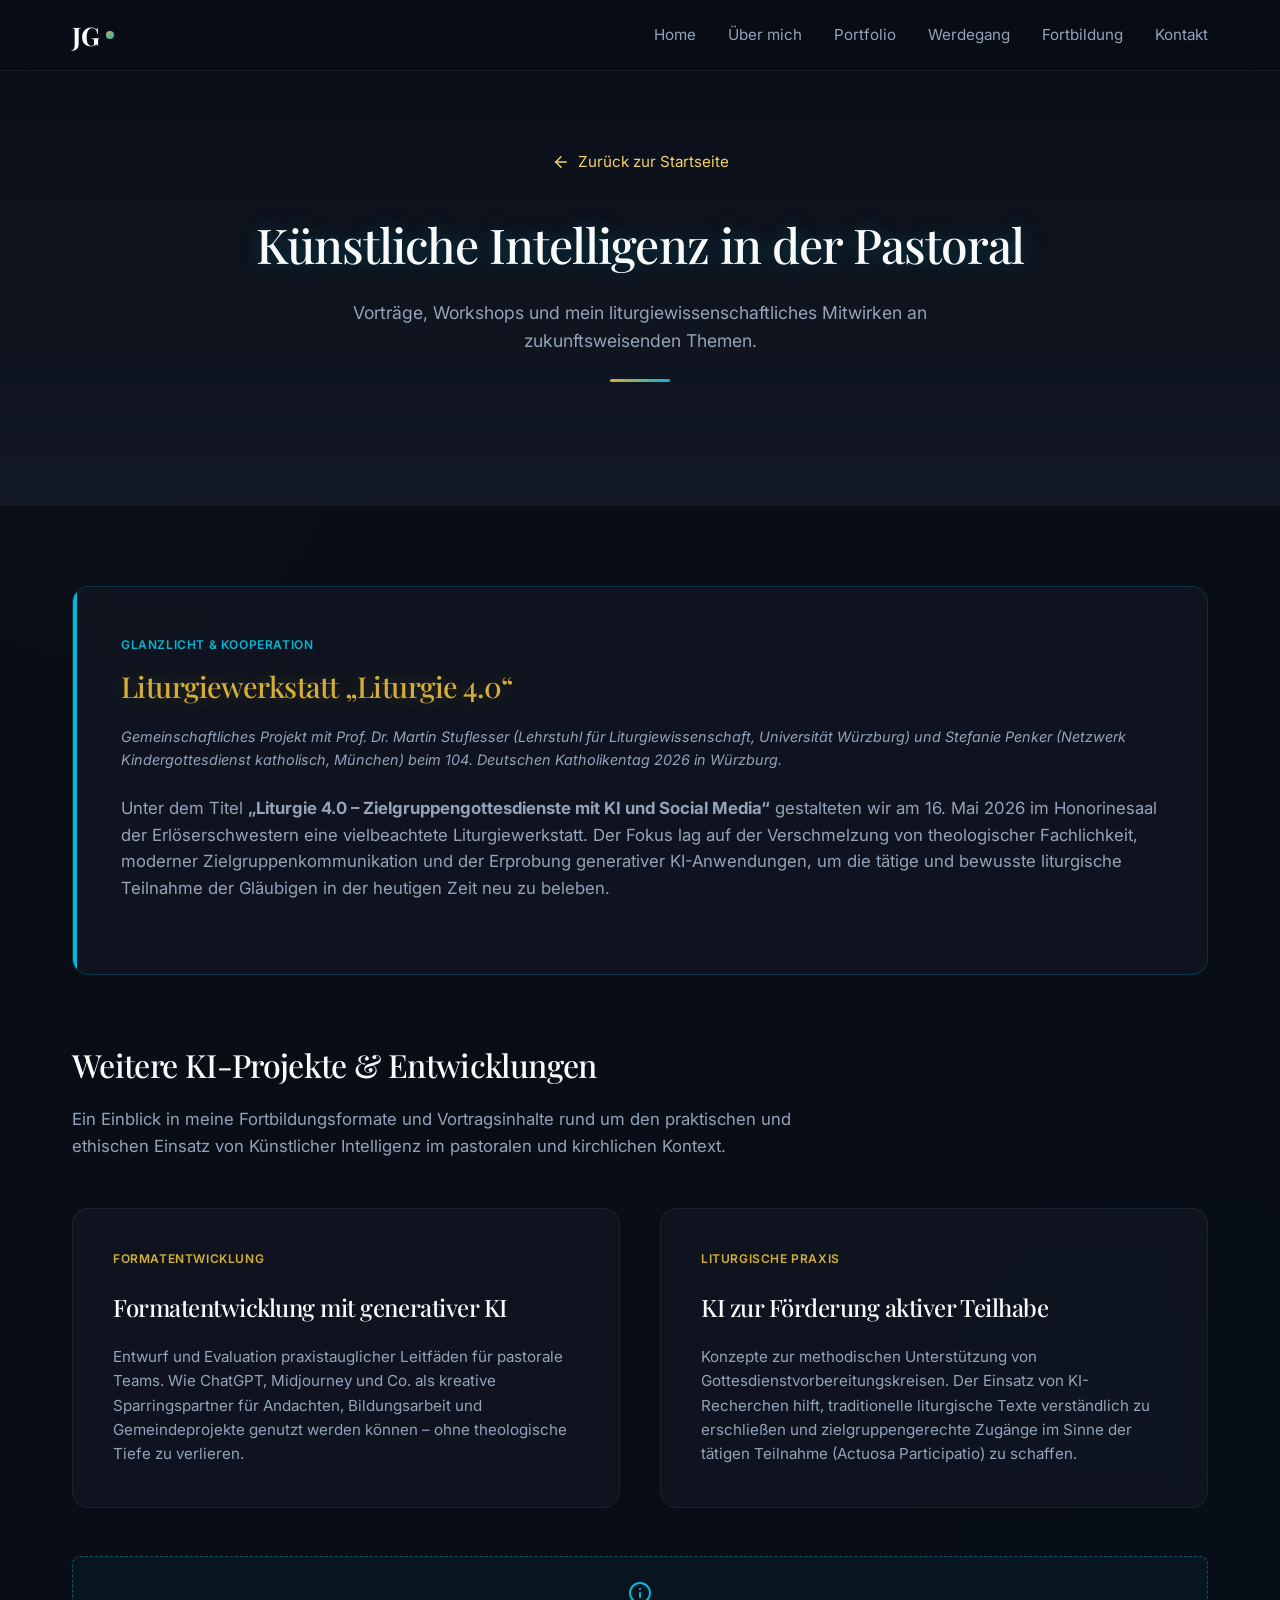
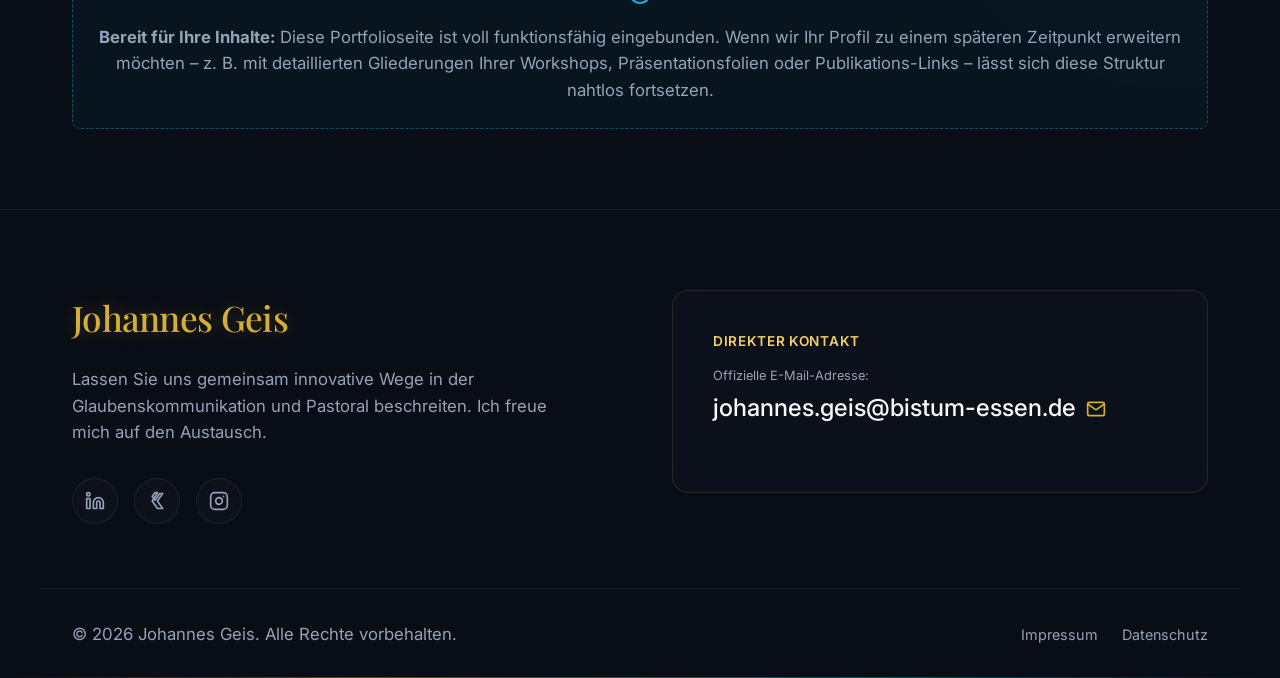
<file: portfolio-ki.html>
<!DOCTYPE html>
<html lang="de">
<head>
    <meta charset="UTF-8">
    <meta name="viewport" content="width=device-width, initial-scale=1.0">
    <meta name="description" content="KI in der Pastoral &amp; Liturgie - Projekte &amp; Vorträge von Johannes Geis. Liturgiewerkstatt beim Katholikentag 2026, Formatentwicklungen und Vorträge.">
    <title>KI &amp; Liturgie Portfolio | Johannes Geis</title>
    <link rel="stylesheet" href="index.css">
    <style>
        /* Specific Styles for Portfolio Subpages */
        .portfolio-header {
            padding: 150px 0 60px 0;
            background: linear-gradient(180deg, var(--bg-dark-1) 0%, var(--bg-dark-2) 100%);
            text-align: center;
        }
        .portfolio-header h1 {
            font-size: 3rem;
            margin-bottom: 1rem;
        }
        .portfolio-back-link {
            display: inline-flex;
            align-items: center;
            gap: 0.5rem;
            color: var(--gold-light);
            font-size: 0.95rem;
            margin-bottom: 2rem;
            transition: var(--transition);
        }
        .portfolio-back-link:hover {
            color: var(--gold);
            transform: translateX(-5px);
        }
        .portfolio-content-section {
            padding: 80px 0;
        }
        .highlight-project-box {
            padding: 3rem;
            margin-bottom: 4rem;
            border: 1px solid rgba(6, 182, 212, 0.2);
            position: relative;
            overflow: hidden;
        }
        .highlight-project-box::before {
            content: '';
            position: absolute;
            top: 0;
            left: 0;
            width: 4px;
            height: 100%;
            background: var(--teal);
        }
        .project-tag {
            font-size: 0.75rem;
            font-weight: 600;
            text-transform: uppercase;
            letter-spacing: 0.05em;
            color: var(--teal);
            margin-bottom: 0.5rem;
            display: block;
        }
        .highlight-project-box h3 {
            font-size: 1.8rem;
            margin-bottom: 1rem;
        }
        .highlight-project-box .co-speakers {
            font-size: 0.9rem;
            color: var(--text-muted);
            margin-bottom: 1.5rem;
            font-style: italic;
        }
        .portfolio-grid-cards {
            display: grid;
            grid-template-columns: repeat(2, 1fr);
            gap: 2.5rem;
        }
        .portfolio-item-card {
            padding: 2.5rem;
            display: flex;
            flex-direction: column;
            gap: 1.2rem;
        }
        .portfolio-item-tag {
            font-size: 0.75rem;
            font-weight: 600;
            text-transform: uppercase;
            letter-spacing: 0.05em;
            color: var(--gold);
        }
        .portfolio-item-card h3 {
            font-size: 1.5rem;
        }
        .portfolio-item-card p {
            font-size: 0.95rem;
            line-height: 1.6;
        }
        .placeholder-note {
            background: rgba(6, 182, 212, 0.05);
            border: 1px dashed var(--teal-muted);
            border-radius: 8px;
            padding: 1.5rem;
            font-size: 0.9rem;
            color: var(--text-muted);
            text-align: center;
            margin-top: 3rem;
        }
        @media (max-width: 768px) {
            .portfolio-grid-cards {
                grid-template-columns: 1fr;
                gap: 2rem;
            }
            .portfolio-header h1 {
                font-size: 2.2rem;
            }
        }
    </style>
</head>
<body>

    <!-- HEADER / NAVIGATION (Glassmorphic) -->
    <header class="header" id="main-header">
        <div class="container nav-container">
            <a href="index.html#hero" class="logo" id="nav-logo">
                JG<span class="logo-dot"></span>
            </a>
            <button class="nav-toggle" id="nav-menu-toggle" aria-label="Menü öffnen" aria-expanded="false">
                <svg width="24" height="24" viewBox="0 0 24 24" fill="none" stroke="currentColor" stroke-width="2" stroke-linecap="round" stroke-linejoin="round">
                    <line x1="4" y1="12" x2="20" y2="12"></line>
                    <line x1="4" y1="6" x2="20" y2="6"></line>
                    <line x1="4" y1="18" x2="20" y2="18"></line>
                </svg>
            </button>
            <nav class="nav-menu" id="nav-menu-list">
                <a href="index.html#hero" class="nav-link">Home</a>
                <a href="index.html#about" class="nav-link">Über mich</a>
                <a href="index.html#portfolio" class="nav-link">Portfolio</a>
                <a href="index.html#timeline" class="nav-link">Werdegang</a>
                <a href="index.html#configurator" class="nav-link">Fortbildung</a>
                <a href="index.html#contact" class="nav-link">Kontakt</a>
            </nav>
        </div>
    </header>

    <main>
        
        <!-- SUBPAGE HEADER -->
        <section class="portfolio-header">
            <div class="container">
                <a href="index.html#portfolio" class="portfolio-back-link">
                    <svg width="18" height="18" viewBox="0 0 24 24" fill="none" stroke="currentColor" stroke-width="2" stroke-linecap="round" stroke-linejoin="round"><line x1="19" y1="12" x2="5" y2="12"></line><polyline points="12 19 5 12 12 5"></polyline></svg>
                    Zurück zur Startseite
                </a>
                <h1 class="glow-text-teal">Künstliche Intelligenz in der Pastoral</h1>
                <p class="section-subtitle">Vorträge, Workshops und mein liturgiewissenschaftliches Mitwirken an zukunftsweisenden Themen.</p>
            </div>
        </section>

        <!-- CONTENT SECTION -->
        <section class="portfolio-content-section">
            <div class="container">
                
                <!-- HIGHLIGHT: KATHOLIKENTAG 2026 -->
                <div class="highlight-project-box glass-panel reveal" id="project-katholikentag-detail">
                    <span class="project-tag">Glanzlicht &amp; Kooperation</span>
                    <h3 class="text-gold glow-text-gold">Liturgiewerkstatt „Liturgie 4.0“</h3>
                    <p class="co-speakers">
                        Gemeinschaftliches Projekt mit Prof. Dr. Martin Stuflesser (Lehrstuhl für Liturgiewissenschaft, Universität Würzburg) und Stefanie Penker (Netzwerk Kindergottesdienst katholisch, München) beim 104. Deutschen Katholikentag 2026 in Würzburg.
                    </p>
                    <p style="margin-bottom: 1.5rem;">
                        Unter dem Titel <strong>„Liturgie 4.0 – Zielgruppengottesdienste mit KI und Social Media“</strong> gestalteten wir am 16. Mai 2026 im Honorinesaal der Erlöserschwestern eine vielbeachtete Liturgiewerkstatt. Der Fokus lag auf der Verschmelzung von theologischer Fachlichkeit, moderner Zielgruppenkommunikation und der Erprobung generativer KI-Anwendungen, um die tätige und bewusste liturgische Teilnahme der Gläubigen in der heutigen Zeit neu zu beleben.
                    </p>
                </div>

                <div class="reveal" style="margin-bottom: 3rem;">
                    <h2 style="font-family: var(--font-serif); font-size: 2rem; margin-bottom: 1rem;">Weitere KI-Projekte &amp; Entwicklungen</h2>
                    <p style="color: var(--text-muted); max-width: 750px;">
                        Ein Einblick in meine Fortbildungsformate und Vortragsinhalte rund um den praktischen und ethischen Einsatz von Künstlicher Intelligenz im pastoralen und kirchlichen Kontext.
                    </p>
                </div>

                <div class="portfolio-grid-cards">
                    <!-- Project Item 1 -->
                    <div class="portfolio-item-card glass-panel reveal">
                        <span class="portfolio-item-tag">Formatentwicklung</span>
                        <h3>Formatentwicklung mit generativer KI</h3>
                        <p>
                            Entwurf und Evaluation praxistauglicher Leitfäden für pastorale Teams. Wie ChatGPT, Midjourney und Co. als kreative Sparringspartner für Andachten, Bildungsarbeit und Gemeindeprojekte genutzt werden können – ohne theologische Tiefe zu verlieren.
                        </p>
                    </div>

                    <!-- Project Item 2 -->
                    <div class="portfolio-item-card glass-panel reveal delay-1">
                        <span class="portfolio-item-tag">Liturgische Praxis</span>
                        <h3>KI zur Förderung aktiver Teilhabe</h3>
                        <p>
                            Konzepte zur methodischen Unterstützung von Gottesdienstvorbereitungskreisen. Der Einsatz von KI-Recherchen hilft, traditionelle liturgische Texte verständlich zu erschließen und zielgruppengerechte Zugänge im Sinne der tätigen Teilnahme (Actuosa Participatio) zu schaffen.
                        </p>
                    </div>
                </div>

                <!-- Easy-to-use placeholder note for the user's future expansions -->
                <div class="placeholder-note reveal">
                    <svg width="24" height="24" viewBox="0 0 24 24" fill="none" stroke="currentColor" stroke-width="2" stroke-linecap="round" stroke-linejoin="round" style="margin-bottom: 0.8rem; color: var(--teal);"><circle cx="12" cy="12" r="10"></circle><line x1="12" y1="16" x2="12" y2="12"></line><line x1="12" y1="8" x2="12.01" y2="8"></line></svg>
                    <p>
                        <strong>Bereit für Ihre Inhalte:</strong> Diese Portfolioseite ist voll funktionsfähig eingebunden. Wenn wir Ihr Profil zu einem späteren Zeitpunkt erweitern möchten – z. B. mit detaillierten Gliederungen Ihrer Workshops, Präsentationsfolien oder Publikations-Links – lässt sich diese Struktur nahtlos fortsetzen.
                    </p>
                </div>
            </div>
        </section>

    </main>

    <!-- CONTACT & FOOTER SECTION -->
    <footer class="footer" id="contact">
        <div class="container footer-grid">
            <div class="footer-about">
                <h2 class="text-gold glow-text-gold">Johannes Geis</h2>
                <p>
                    Lassen Sie uns gemeinsam innovative Wege in der Glaubenskommunikation und Pastoral beschreiten. Ich freue mich auf den Austausch.
                </p>
                <div class="footer-socials">
                    <a href="https://www.linkedin.com/in/johannes-geis-029358204/" target="_blank" rel="noopener" class="social-btn linkedin" id="social-linkedin" aria-label="LinkedIn Profil">
                        <svg width="20" height="20" viewBox="0 0 24 24" fill="none" stroke="currentColor" stroke-width="2" stroke-linecap="round" stroke-linejoin="round"><path d="M16 8a6 6 0 0 1 6 6v7h-4v-7a2 2 0 0 0-2-2 2 2 0 0 0-2 2v7h-4v-7a6 6 0 0 1 6-6z"></path><rect x="2" y="9" width="4" height="12"></rect><circle cx="4" cy="4" r="2"></circle></svg>
                    </a>
                    <a href="https://www.xing.com/profile/Johannes_Geis10" target="_blank" rel="noopener" class="social-btn xing" id="social-xing" aria-label="XING Profil">
                        <svg width="20" height="20" viewBox="0 0 24 24" fill="none" stroke="currentColor" stroke-width="2" stroke-linecap="round" stroke-linejoin="round"><path d="M18.84 21L12.4 12l6.44-9h-3.47L9.43 11l-.01.01L6.2 6.53 9.4 2h3.33L6.22 12l6.39 9h3.33z"/></svg>
                    </a>
                    <a href="https://www.instagram.com/joh_faithful/" target="_blank" rel="noopener" class="social-btn instagram" id="social-instagram" aria-label="Instagram Profil">
                        <svg width="20" height="20" viewBox="0 0 24 24" fill="none" stroke="currentColor" stroke-width="2" stroke-linecap="round" stroke-linejoin="round"><rect x="2" y="2" width="20" height="20" rx="5" ry="5"></rect><path d="M16 11.37A4 4 0 1 1 12.63 8 4 4 0 0 1 16 11.37z"></path><line x1="17.5" y1="6.5" x2="17.51" y2="6.5"></line></svg>
                    </a>
                </div>
            </div>
            
            <div class="footer-contact">
                <div class="contact-card glass-panel" id="main-contact-card">
                    <span class="contact-card-title">Direkter Kontakt</span>
                    <div class="email-wrapper">
                        <span class="email-label">Offizielle E-Mail-Adresse:</span>
                        <a href="#" class="obfuscated-email" id="contact-email-action">
                            <span id="obfuscated-email-display">johannes.geis [at] bistum-essen.de</span>
                            <svg width="18" height="18" viewBox="0 0 24 24" fill="none" stroke="currentColor" stroke-width="2" stroke-linecap="round" stroke-linejoin="round"><path d="M4 4h16c1.1 0 2 .9 2 2v12c0 1.1-.9 2-2 2H4c-1.1 0-2-.9-2-2V6c0-1.1.9-2 2-2z"></path><polyline points="22,6 12,13 2,6"></polyline></svg>
                        </a>
                    </div>
                </div>
            </div>
        </div>
        
        <div class="container footer-bottom">
            <p>&copy; 2026 Johannes Geis. Alle Rechte vorbehalten.</p>
            <div class="footer-bottom-links">
                <a href="#" class="footer-link" id="trigger-impressum">Impressum</a>
                <a href="#" class="footer-link" id="trigger-datenschutz">Datenschutz</a>
            </div>
        </div>
    </footer>

    <!-- IMPRESSUM MODAL -->
    <div class="modal-overlay" id="modal-impressum" role="dialog" aria-modal="true" aria-labelledby="modal-impressum-title">
        <div class="modal-content glass-panel">
            <button class="modal-close" aria-label="Schließen" data-modal="modal-impressum">
                <svg width="24" height="24" viewBox="0 0 24 24" fill="none" stroke="currentColor" stroke-width="2" stroke-linecap="round" stroke-linejoin="round"><line x1="18" y1="6" x2="6" y2="18"></line><line x1="6" y1="6" x2="18" y2="18"></line></svg>
            </button>
            <h2 id="modal-impressum-title" class="text-gold">Impressum</h2>
            <div class="modal-body">
                <h3>Angaben gemäß § 5 TMG</h3>
                <p>
                    Johannes Geis<br>
                    c/o Bischöfliches Generalvikariat Essen<br>
                    Zwölfling 16<br>
                    45127 Essen
                </p>
                <h3>Kontakt</h3>
                <p>
                    E-Mail: <span class="modal-obfuscated-email">johannes.geis [at] bistum-essen.de</span><br>
                    Telefon: +49 (0) 201 2204 0 (Zentrale Generalvikariat)
                </p>
                <h3>Verantwortlich für den Inhalt nach § 55 Abs. 2 RStV</h3>
                <p>
                    Johannes Geis<br>
                    Zwölfling 16<br>
                    45127 Essen
                </p>
            </div>
        </div>
    </div>

    <!-- DATENSCHUTZ MODAL -->
    <div class="modal-overlay" id="modal-datenschutz" role="dialog" aria-modal="true" aria-labelledby="modal-datenschutz-title">
        <div class="modal-content glass-panel">
            <button class="modal-close" aria-label="Schließen" data-modal="modal-datenschutz">
                <svg width="24" height="24" viewBox="0 0 24 24" fill="none" stroke="currentColor" stroke-width="2" stroke-linecap="round" stroke-linejoin="round"><line x1="18" y1="6" x2="6" y2="18"></line><line x1="6" y1="6" x2="18" y2="18"></line></svg>
            </button>
            <h2 id="modal-datenschutz-title" class="text-gold">Datenschutzerklärung</h2>
            <div class="modal-body">
                <h3>1. Datenschutz auf einen Blick</h3>
                <p>Diese Datenschutzerklärung klärt Sie über die Art, den Umfang und Zweck der Verarbeitung von personenbezogenen Daten innerhalb dieses Onlineangebotes auf.</p>
                <h3>2. Hosting über GitHub Pages</h3>
                <p>Unsere Website wird auf Servern von GitHub Inc., USA gehostet. GitHub erfasst automatisch Server-Log-Dateien zur technischen Bereitstellung. Details in der Datenschutzerklärung von GitHub.</p>
            </div>
        </div>
    </div>

    <script src="index.js"></script>
</body>
</html>
</file>
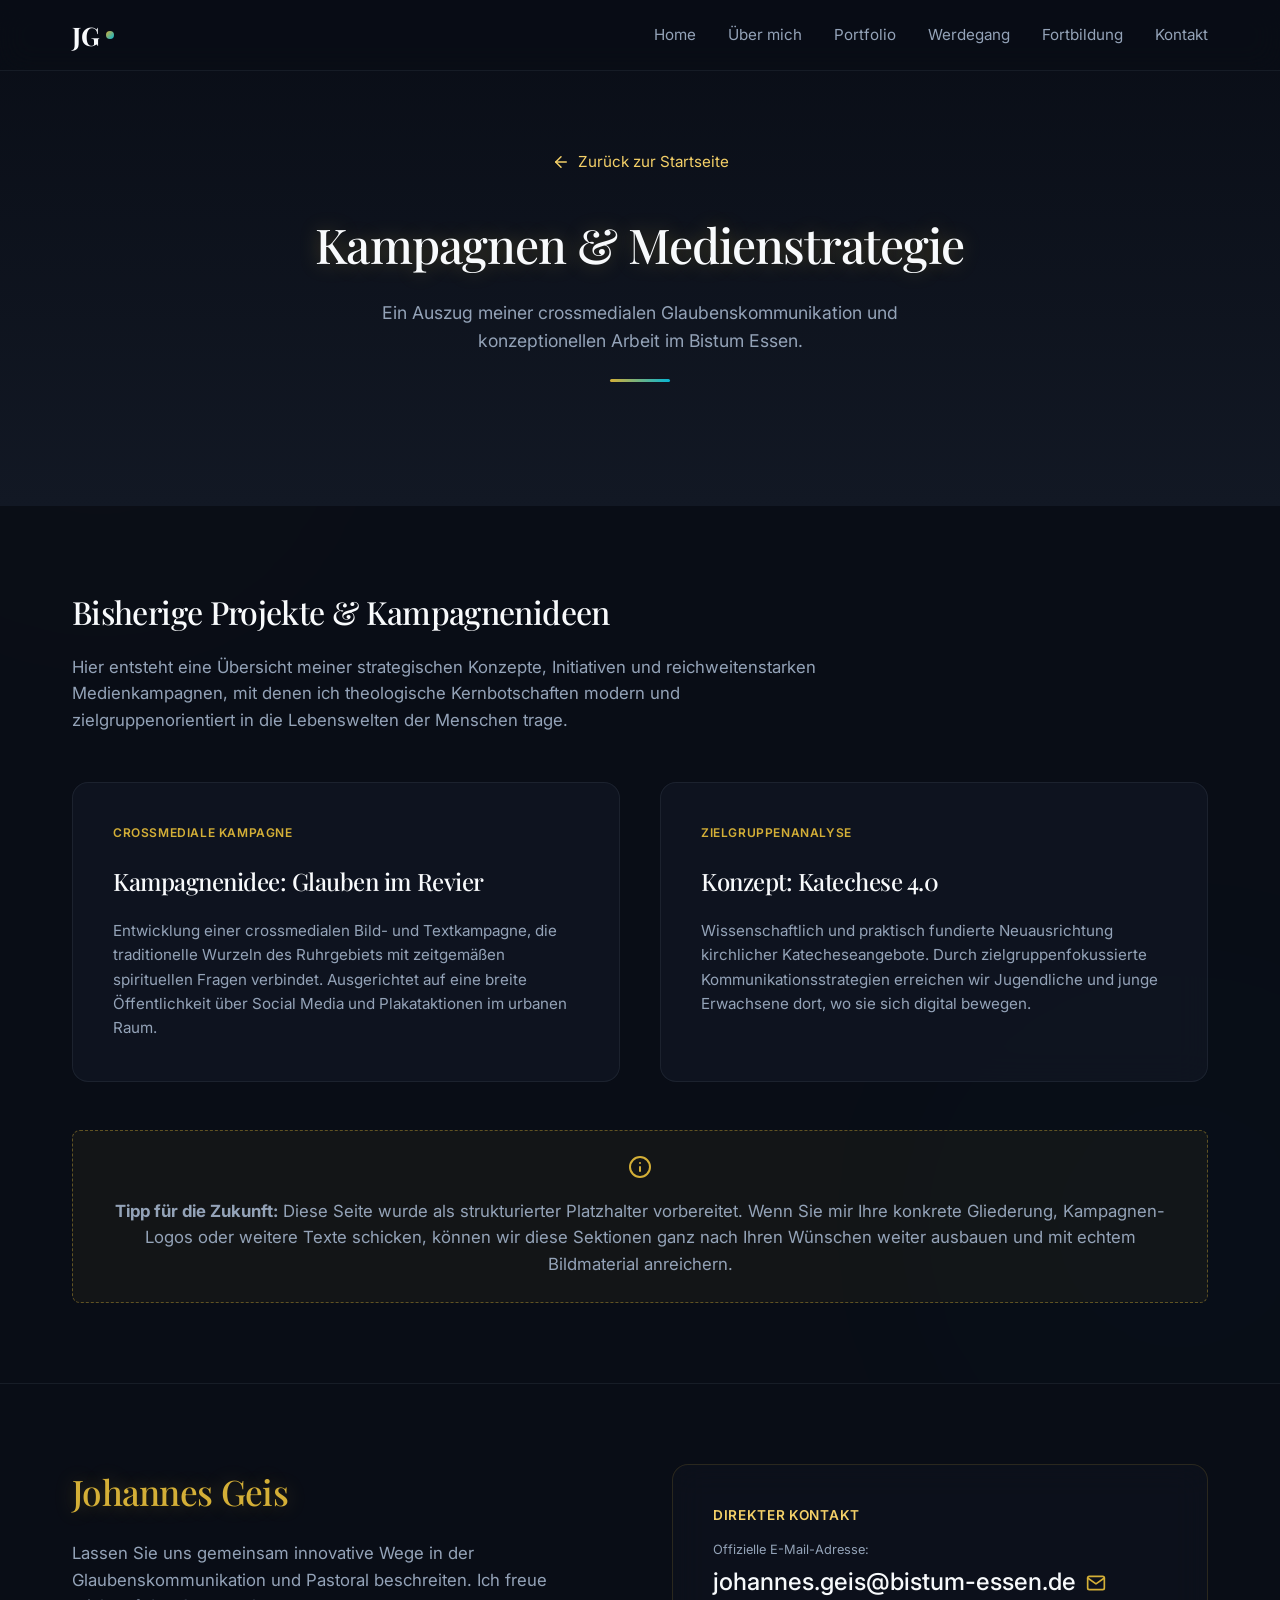
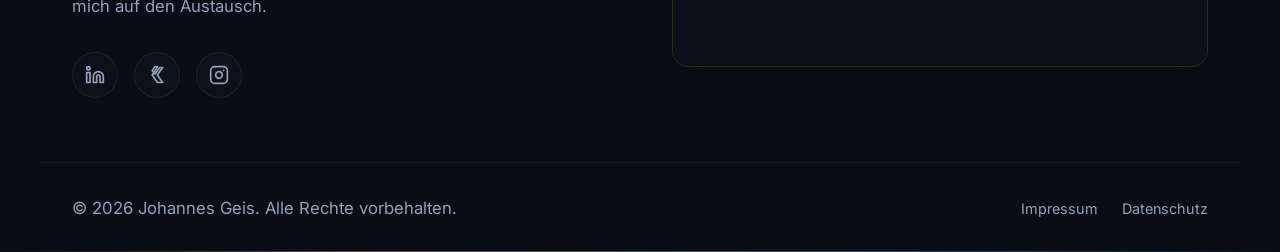
<file: portfolio-kommunikation.html>
<!DOCTYPE html>
<html lang="de">
<head>
    <meta charset="UTF-8">
    <meta name="viewport" content="width=device-width, initial-scale=1.0">
    <meta name="description" content="Glaubenskommunikation &amp; Kampagnen-Portfolio von Johannes Geis. Strategische Medienkonzepte, Content-Strategien und Zielgruppenanalysen im Bistum Essen.">
    <title>Glaubenskommunikation Portfolio | Johannes Geis</title>
    <link rel="stylesheet" href="index.css">
    <style>
        /* Specific Styles for Portfolio Subpages */
        .portfolio-header {
            padding: 150px 0 60px 0;
            background: linear-gradient(180deg, var(--bg-dark-1) 0%, var(--bg-dark-2) 100%);
            text-align: center;
        }
        .portfolio-header h1 {
            font-size: 3rem;
            margin-bottom: 1rem;
        }
        .portfolio-back-link {
            display: inline-flex;
            align-items: center;
            gap: 0.5rem;
            color: var(--gold-light);
            font-size: 0.95rem;
            margin-bottom: 2rem;
            transition: var(--transition);
        }
        .portfolio-back-link:hover {
            color: var(--gold);
            transform: translateX(-5px);
        }
        .portfolio-content-section {
            padding: 80px 0;
        }
        .portfolio-grid-cards {
            display: grid;
            grid-template-columns: repeat(2, 1fr);
            gap: 2.5rem;
            margin-top: 3rem;
        }
        .portfolio-item-card {
            padding: 2.5rem;
            display: flex;
            flex-direction: column;
            gap: 1.2rem;
        }
        .portfolio-item-tag {
            font-size: 0.75rem;
            font-weight: 600;
            text-transform: uppercase;
            letter-spacing: 0.05em;
            color: var(--gold);
        }
        .portfolio-item-card h3 {
            font-size: 1.5rem;
        }
        .portfolio-item-card p {
            font-size: 0.95rem;
            line-height: 1.6;
        }
        .placeholder-note {
            background: rgba(212, 175, 55, 0.05);
            border: 1px dashed var(--gold-muted);
            border-radius: 8px;
            padding: 1.5rem;
            font-size: 0.9rem;
            color: var(--text-muted);
            text-align: center;
            margin-top: 3rem;
        }
        @media (max-width: 768px) {
            .portfolio-grid-cards {
                grid-template-columns: 1fr;
                gap: 2rem;
            }
            .portfolio-header h1 {
                font-size: 2.2rem;
            }
        }
    </style>
</head>
<body>

    <!-- HEADER / NAVIGATION (Glassmorphic) -->
    <header class="header" id="main-header">
        <div class="container nav-container">
            <a href="index.html#hero" class="logo" id="nav-logo">
                JG<span class="logo-dot"></span>
            </a>
            <button class="nav-toggle" id="nav-menu-toggle" aria-label="Menü öffnen" aria-expanded="false">
                <svg width="24" height="24" viewBox="0 0 24 24" fill="none" stroke="currentColor" stroke-width="2" stroke-linecap="round" stroke-linejoin="round">
                    <line x1="4" y1="12" x2="20" y2="12"></line>
                    <line x1="4" y1="6" x2="20" y2="6"></line>
                    <line x1="4" y1="18" x2="20" y2="18"></line>
                </svg>
            </button>
            <nav class="nav-menu" id="nav-menu-list">
                <a href="index.html#hero" class="nav-link">Home</a>
                <a href="index.html#about" class="nav-link">Über mich</a>
                <a href="index.html#portfolio" class="nav-link">Portfolio</a>
                <a href="index.html#timeline" class="nav-link">Werdegang</a>
                <a href="index.html#configurator" class="nav-link">Fortbildung</a>
                <a href="index.html#contact" class="nav-link">Kontakt</a>
            </nav>
        </div>
    </header>

    <main>
        
        <!-- SUBPAGE HEADER -->
        <section class="portfolio-header">
            <div class="container">
                <a href="index.html#portfolio" class="portfolio-back-link">
                    <svg width="18" height="18" viewBox="0 0 24 24" fill="none" stroke="currentColor" stroke-width="2" stroke-linecap="round" stroke-linejoin="round"><line x1="19" y1="12" x2="5" y2="12"></line><polyline points="12 19 5 12 12 5"></polyline></svg>
                    Zurück zur Startseite
                </a>
                <h1 class="glow-text-gold">Kampagnen &amp; Medienstrategie</h1>
                <p class="section-subtitle">Ein Auszug meiner crossmedialen Glaubenskommunikation und konzeptionellen Arbeit im Bistum Essen.</p>
            </div>
        </section>

        <!-- CONTENT SECTION -->
        <section class="portfolio-content-section">
            <div class="container">
                <div class="reveal">
                    <h2 style="font-family: var(--font-serif); font-size: 2rem; margin-bottom: 1rem;">Bisherige Projekte &amp; Kampagnenideen</h2>
                    <p style="color: var(--text-muted); max-width: 750px;">
                        Hier entsteht eine Übersicht meiner strategischen Konzepte, Initiativen und reichweitenstarken Medienkampagnen, mit denen ich theologische Kernbotschaften modern und zielgruppenorientiert in die Lebenswelten der Menschen trage.
                    </p>
                </div>

                <div class="portfolio-grid-cards">
                    <!-- Project Item 1 -->
                    <div class="portfolio-item-card glass-panel reveal">
                        <span class="portfolio-item-tag">Crossmediale Kampagne</span>
                        <h3>Kampagnenidee: Glauben im Revier</h3>
                        <p>
                            Entwicklung einer crossmedialen Bild- und Textkampagne, die traditionelle Wurzeln des Ruhrgebiets mit zeitgemäßen spirituellen Fragen verbindet. Ausgerichtet auf eine breite Öffentlichkeit über Social Media und Plakataktionen im urbanen Raum.
                        </p>
                    </div>

                    <!-- Project Item 2 -->
                    <div class="portfolio-item-card glass-panel reveal delay-1">
                        <span class="portfolio-item-tag">Zielgruppenanalyse</span>
                        <h3>Konzept: Katechese 4.0</h3>
                        <p>
                            Wissenschaftlich und praktisch fundierte Neuausrichtung kirchlicher Katecheseangebote. Durch zielgruppenfokussierte Kommunikationsstrategien erreichen wir Jugendliche und junge Erwachsene dort, wo sie sich digital bewegen.
                        </p>
                    </div>
                </div>

                <!-- Easy-to-use placeholder note for the user's future expansions -->
                <div class="placeholder-note reveal">
                    <svg width="24" height="24" viewBox="0 0 24 24" fill="none" stroke="currentColor" stroke-width="2" stroke-linecap="round" stroke-linejoin="round" style="margin-bottom: 0.8rem; color: var(--gold);"><circle cx="12" cy="12" r="10"></circle><line x1="12" y1="16" x2="12" y2="12"></line><line x1="12" y1="8" x2="12.01" y2="8"></line></svg>
                    <p>
                        <strong>Tipp für die Zukunft:</strong> Diese Seite wurde als strukturierter Platzhalter vorbereitet. Wenn Sie mir Ihre konkrete Gliederung, Kampagnen-Logos oder weitere Texte schicken, können wir diese Sektionen ganz nach Ihren Wünschen weiter ausbauen und mit echtem Bildmaterial anreichern.
                    </p>
                </div>
            </div>
        </section>

    </main>

    <!-- CONTACT & FOOTER SECTION -->
    <footer class="footer" id="contact">
        <div class="container footer-grid">
            <div class="footer-about">
                <h2 class="text-gold glow-text-gold">Johannes Geis</h2>
                <p>
                    Lassen Sie uns gemeinsam innovative Wege in der Glaubenskommunikation und Pastoral beschreiten. Ich freue mich auf den Austausch.
                </p>
                <div class="footer-socials">
                    <a href="https://www.linkedin.com/in/johannes-geis-029358204/" target="_blank" rel="noopener" class="social-btn linkedin" id="social-linkedin" aria-label="LinkedIn Profil">
                        <svg width="20" height="20" viewBox="0 0 24 24" fill="none" stroke="currentColor" stroke-width="2" stroke-linecap="round" stroke-linejoin="round"><path d="M16 8a6 6 0 0 1 6 6v7h-4v-7a2 2 0 0 0-2-2 2 2 0 0 0-2 2v7h-4v-7a6 6 0 0 1 6-6z"></path><rect x="2" y="9" width="4" height="12"></rect><circle cx="4" cy="4" r="2"></circle></svg>
                    </a>
                    <a href="https://www.xing.com/profile/Johannes_Geis10" target="_blank" rel="noopener" class="social-btn xing" id="social-xing" aria-label="XING Profil">
                        <svg width="20" height="20" viewBox="0 0 24 24" fill="none" stroke="currentColor" stroke-width="2" stroke-linecap="round" stroke-linejoin="round"><path d="M18.84 21L12.4 12l6.44-9h-3.47L9.43 11l-.01.01L6.2 6.53 9.4 2h3.33L6.22 12l6.39 9h3.33z"/></svg>
                    </a>
                    <a href="https://www.instagram.com/joh_faithful/" target="_blank" rel="noopener" class="social-btn instagram" id="social-instagram" aria-label="Instagram Profil">
                        <svg width="20" height="20" viewBox="0 0 24 24" fill="none" stroke="currentColor" stroke-width="2" stroke-linecap="round" stroke-linejoin="round"><rect x="2" y="2" width="20" height="20" rx="5" ry="5"></rect><path d="M16 11.37A4 4 0 1 1 12.63 8 4 4 0 0 1 16 11.37z"></path><line x1="17.5" y1="6.5" x2="17.51" y2="6.5"></line></svg>
                    </a>
                </div>
            </div>
            
            <div class="footer-contact">
                <div class="contact-card glass-panel" id="main-contact-card">
                    <span class="contact-card-title">Direkter Kontakt</span>
                    <div class="email-wrapper">
                        <span class="email-label">Offizielle E-Mail-Adresse:</span>
                        <a href="#" class="obfuscated-email" id="contact-email-action">
                            <span id="obfuscated-email-display">johannes.geis [at] bistum-essen.de</span>
                            <svg width="18" height="18" viewBox="0 0 24 24" fill="none" stroke="currentColor" stroke-width="2" stroke-linecap="round" stroke-linejoin="round"><path d="M4 4h16c1.1 0 2 .9 2 2v12c0 1.1-.9 2-2 2H4c-1.1 0-2-.9-2-2V6c0-1.1.9-2 2-2z"></path><polyline points="22,6 12,13 2,6"></polyline></svg>
                        </a>
                    </div>
                </div>
            </div>
        </div>
        
        <div class="container footer-bottom">
            <p>&copy; 2026 Johannes Geis. Alle Rechte vorbehalten.</p>
            <div class="footer-bottom-links">
                <a href="#" class="footer-link" id="trigger-impressum">Impressum</a>
                <a href="#" class="footer-link" id="trigger-datenschutz">Datenschutz</a>
            </div>
        </div>
    </footer>

    <!-- IMPRESSUM MODAL -->
    <div class="modal-overlay" id="modal-impressum" role="dialog" aria-modal="true" aria-labelledby="modal-impressum-title">
        <div class="modal-content glass-panel">
            <button class="modal-close" aria-label="Schließen" data-modal="modal-impressum">
                <svg width="24" height="24" viewBox="0 0 24 24" fill="none" stroke="currentColor" stroke-width="2" stroke-linecap="round" stroke-linejoin="round"><line x1="18" y1="6" x2="6" y2="18"></line><line x1="6" y1="6" x2="18" y2="18"></line></svg>
            </button>
            <h2 id="modal-impressum-title" class="text-gold">Impressum</h2>
            <div class="modal-body">
                <h3>Angaben gemäß § 5 TMG</h3>
                <p>
                    Johannes Geis<br>
                    c/o Bischöfliches Generalvikariat Essen<br>
                    Zwölfling 16<br>
                    45127 Essen
                </p>
                <h3>Kontakt</h3>
                <p>
                    E-Mail: <span class="modal-obfuscated-email">johannes.geis [at] bistum-essen.de</span><br>
                    Telefon: +49 (0) 201 2204 0 (Zentrale Generalvikariat)
                </p>
                <h3>Verantwortlich für den Inhalt nach § 55 Abs. 2 RStV</h3>
                <p>
                    Johannes Geis<br>
                    Zwölfling 16<br>
                    45127 Essen
                </p>
            </div>
        </div>
    </div>

    <!-- DATENSCHUTZ MODAL -->
    <div class="modal-overlay" id="modal-datenschutz" role="dialog" aria-modal="true" aria-labelledby="modal-datenschutz-title">
        <div class="modal-content glass-panel">
            <button class="modal-close" aria-label="Schließen" data-modal="modal-datenschutz">
                <svg width="24" height="24" viewBox="0 0 24 24" fill="none" stroke="currentColor" stroke-width="2" stroke-linecap="round" stroke-linejoin="round"><line x1="18" y1="6" x2="6" y2="18"></line><line x1="6" y1="6" x2="18" y2="18"></line></svg>
            </button>
            <h2 id="modal-datenschutz-title" class="text-gold">Datenschutzerklärung</h2>
            <div class="modal-body">
                <h3>1. Datenschutz auf einen Blick</h3>
                <p>Diese Datenschutzerklärung klärt Sie über die Art, den Umfang und Zweck der Verarbeitung von personenbezogenen Daten innerhalb dieses Onlineangebotes auf.</p>
                <h3>2. Hosting über GitHub Pages</h3>
                <p>Unsere Website wird auf Servern von GitHub Inc., USA gehostet. GitHub erfasst automatisch Server-Log-Dateien zur technischen Bereitstellung. Details in der Datenschutzerklärung von GitHub.</p>
            </div>
        </div>
    </div>

    <script src="index.js"></script>
</body>
</html>
</file>
<file: index.css>
/* 
 * PORTFOLIO LANDINGPAGE - JOHANNES GEIS
 * Premium Design System: Theology (Gold) meets Digital Innovation (Teal)
 */

@import url('https://fonts.googleapis.com/css2?family=Inter:wght@300;400;500;600;700&family=Playfair+Display:ital,wght@0,400;0,500;0,600;0,700;1,400&display=swap');

/* --- CUSTOM VARIABLES --- */
:root {
    /* Color Palette */
    --bg-dark-1: #090D16;
    --bg-dark-2: #121824;
    --bg-card: rgba(18, 24, 36, 0.7);
    --bg-card-hover: rgba(26, 35, 52, 0.85);
    
    --gold: #D4AF37;
    --gold-glow: rgba(212, 175, 55, 0.15);
    --gold-light: #F4D068;
    --gold-muted: rgba(212, 175, 55, 0.4);
    
    --teal: #06B6D4;
    --teal-glow: rgba(6, 182, 212, 0.15);
    --teal-light: #67e8f9;
    --teal-muted: rgba(6, 182, 212, 0.4);
    
    --text-primary: #F8FAFC;
    --text-muted: #94A3B8;
    --border-color: rgba(148, 163, 184, 0.1);
    
    /* Fonts */
    --font-serif: 'Playfair Display', Georgia, serif;
    --font-sans: 'Inter', system-ui, sans-serif;
    
    /* Layout & Effects */
    --transition: all 0.4s cubic-bezier(0.16, 1, 0.3, 1);
    --border-radius: 16px;
    --glass-blur: blur(16px);
}

/* --- RESET & BASIC STYLES --- */
* {
    margin: 0;
    padding: 0;
    box-sizing: border-box;
}

html {
    scroll-behavior: smooth;
    font-size: 16px;
    -webkit-font-smoothing: antialiased;
}

body {
    background-color: var(--bg-dark-1);
    color: var(--text-primary);
    font-family: var(--font-sans);
    line-height: 1.6;
    overflow-x: hidden;
    position: relative;
}

/* Moving Glowing Blobs in Background */
body::before, body::after {
    content: '';
    position: absolute;
    width: 600px;
    height: 600px;
    border-radius: 50%;
    filter: blur(150px);
    z-index: -1;
    pointer-events: none;
    opacity: 0.25;
}

body::before {
    background: radial-gradient(circle, var(--gold-glow) 0%, transparent 70%);
    top: 5%;
    left: -200px;
    animation: floatGlow1 20s infinite alternate ease-in-out;
}

body::after {
    background: radial-gradient(circle, var(--teal-glow) 0%, transparent 70%);
    top: 50%;
    right: -200px;
    animation: floatGlow2 25s infinite alternate ease-in-out;
}

/* Background animations */
@keyframes floatGlow1 {
    0% { transform: translate(0, 0) scale(1); }
    100% { transform: translate(100px, 150px) scale(1.2); }
}

@keyframes floatGlow2 {
    0% { transform: translate(0, 0) scale(1.1); }
    100% { transform: translate(-150px, -100px) scale(0.9); }
}

/* --- CUSTOM SCROLLBAR --- */
::-webkit-scrollbar {
    width: 10px;
}
::-webkit-scrollbar-track {
    background: var(--bg-dark-1);
}
::-webkit-scrollbar-thumb {
    background: rgba(148, 163, 184, 0.2);
    border-radius: 5px;
    border: 2px solid var(--bg-dark-1);
}
::-webkit-scrollbar-thumb:hover {
    background: var(--gold-muted);
}

/* --- TYPOGRAPHY & HEADINGS --- */
h1, h2, h3, h4 {
    font-family: var(--font-serif);
    color: var(--text-primary);
    font-weight: 500;
    letter-spacing: -0.02em;
}

p {
    font-size: 1.05rem;
    color: var(--text-muted);
}

a {
    color: inherit;
    text-decoration: none;
    transition: var(--transition);
}

/* --- REUSABLE UTILITY CLASSES --- */
.container {
    max-width: 1200px;
    margin: 0 auto;
    padding: 0 2rem;
}

.text-gold { color: var(--gold); }
.text-teal { color: var(--teal); }

.glow-text-gold {
    text-shadow: 0 0 20px rgba(212, 175, 55, 0.3);
}
.glow-text-teal {
    text-shadow: 0 0 20px rgba(6, 182, 212, 0.3);
}

.glass-panel {
    background: var(--bg-card);
    backdrop-filter: var(--glass-blur);
    -webkit-backdrop-filter: var(--glass-blur);
    border: 1px solid var(--border-color);
    border-radius: var(--border-radius);
    transition: var(--transition);
}

.glass-panel:hover {
    border-color: rgba(148, 163, 184, 0.2);
    background: var(--bg-card-hover);
}

.btn {
    display: inline-flex;
    align-items: center;
    justify-content: center;
    padding: 0.8rem 1.8rem;
    font-family: var(--font-sans);
    font-weight: 500;
    border-radius: 30px;
    cursor: pointer;
    font-size: 0.95rem;
    letter-spacing: 0.02em;
    transition: var(--transition);
    border: 1px solid transparent;
}

.btn-primary {
    background: linear-gradient(135deg, var(--gold) 0%, var(--gold-light) 100%);
    color: var(--bg-dark-1);
    box-shadow: 0 4px 20px rgba(212, 175, 55, 0.25);
}

.btn-primary:hover {
    transform: translateY(-3px);
    box-shadow: 0 8px 30px rgba(212, 175, 55, 0.4);
}

.btn-secondary {
    background: rgba(255, 255, 255, 0.03);
    border: 1px solid rgba(255, 255, 255, 0.1);
    color: var(--text-primary);
}

.btn-secondary:hover {
    background: rgba(255, 255, 255, 0.08);
    border-color: var(--teal);
    color: var(--teal-light);
    transform: translateY(-3px);
    box-shadow: 0 8px 30px rgba(6, 182, 212, 0.15);
}

.section-title {
    font-size: 2.5rem;
    text-align: center;
    margin-bottom: 1rem;
    position: relative;
}

.section-subtitle {
    text-align: center;
    font-size: 1.1rem;
    color: var(--text-muted);
    max-width: 600px;
    margin: 0 auto 4rem auto;
}

.section-subtitle::after {
    content: '';
    display: block;
    width: 60px;
    height: 3px;
    background: linear-gradient(90deg, var(--gold) 0%, var(--teal) 100%);
    margin: 1.5rem auto 0 auto;
    border-radius: 2px;
}

/* --- HEADER & NAVIGATION --- */
.header {
    position: fixed;
    top: 0;
    left: 0;
    width: 100%;
    z-index: 100;
    background: rgba(9, 13, 22, 0.7);
    backdrop-filter: var(--glass-blur);
    -webkit-backdrop-filter: var(--glass-blur);
    border-bottom: 1px solid var(--border-color);
    transition: var(--transition);
}

.nav-container {
    height: 70px;
    display: flex;
    justify-content: space-between;
    align-items: center;
}

.logo {
    display: flex;
    align-items: center;
    font-family: var(--font-serif);
    font-size: 1.6rem;
    font-weight: 700;
    color: var(--text-primary);
}

.logo-dot {
    width: 8px;
    height: 8px;
    border-radius: 50%;
    background: linear-gradient(135deg, var(--gold) 0%, var(--teal) 100%);
    margin-left: 6px;
    display: inline-block;
}

.nav-menu {
    display: flex;
    list-style: none;
    gap: 2rem;
}

.nav-link {
    font-size: 0.95rem;
    font-weight: 400;
    color: var(--text-muted);
    position: relative;
    padding: 0.5rem 0;
}

.nav-link::after {
    content: '';
    position: absolute;
    bottom: 0;
    left: 0;
    width: 0;
    height: 2px;
    background: linear-gradient(90deg, var(--gold) 0%, var(--teal) 100%);
    transition: var(--transition);
}

.nav-link:hover {
    color: var(--text-primary);
}

.nav-link:hover::after {
    width: 100%;
}

.nav-toggle {
    display: none;
    cursor: pointer;
    background: none;
    border: none;
    color: var(--text-primary);
    font-size: 1.5rem;
}

/* --- HERO SECTION --- */
.hero {
    min-height: 100vh;
    display: flex;
    align-items: center;
    padding-top: 100px;
    padding-bottom: 50px;
    position: relative;
}

.hero-grid {
    display: grid;
    grid-template-columns: 1.2fr 0.8fr;
    gap: 4rem;
    align-items: center;
}

.hero-content {
    display: flex;
    flex-direction: column;
    gap: 1.5rem;
}

.hero-badge {
    display: inline-flex;
    align-self: flex-start;
    align-items: center;
    padding: 0.5rem 1rem;
    background: rgba(212, 175, 55, 0.08);
    border: 1px solid var(--gold-muted);
    border-radius: 20px;
    color: var(--gold-light);
    font-size: 0.85rem;
    font-weight: 500;
    letter-spacing: 0.05em;
    text-transform: uppercase;
}

.hero-badge .tech-span {
    color: var(--teal-light);
    margin-left: 0.3rem;
}

.hero-title {
    font-size: 3.5rem;
    line-height: 1.15;
    margin-bottom: 0.5rem;
}

.hero-typewriter {
    font-family: var(--font-sans);
    font-size: 1.4rem;
    font-weight: 500;
    color: var(--teal-light);
    min-height: 2rem;
    display: flex;
    align-items: center;
}

.cursor {
    display: inline-block;
    width: 3px;
    height: 1.4rem;
    background-color: var(--teal);
    margin-left: 5px;
    animation: blink 0.8s infinite;
}

@keyframes blink {
    0%, 100% { opacity: 1; }
    50% { opacity: 0; }
}

.hero-text {
    font-size: 1.2rem;
    color: var(--text-muted);
    max-width: 600px;
    margin-bottom: 1rem;
}

.hero-btns {
    display: flex;
    gap: 1rem;
}

/* Interactive SVG Hero Art (Spannungsfeld Theology & Tech) */
.hero-art {
    display: flex;
    justify-content: center;
    align-items: center;
    position: relative;
}

.art-container {
    width: 380px;
    height: 380px;
    position: relative;
}

.art-glow {
    position: absolute;
    top: 50%;
    left: 50%;
    transform: translate(-50%, -50%);
    width: 100%;
    height: 100%;
    background: radial-gradient(circle, rgba(212, 175, 55, 0.1) 0%, rgba(6, 182, 212, 0.1) 50%, transparent 70%);
    z-index: 1;
}

.svg-art {
    width: 100%;
    height: 100%;
    z-index: 2;
    position: relative;
    filter: drop-shadow(0 10px 30px rgba(0, 0, 0, 0.5));
}

/* Animations for SVG elements */
.rotating-ring {
    transform-origin: center;
    animation: rotateCW 40s infinite linear;
}

.rotating-ring-reverse {
    transform-origin: center;
    animation: rotateCCW 30s infinite linear;
}

.pulse-glow {
    animation: pulseGlow 4s infinite alternate ease-in-out;
}

@keyframes rotateCW {
    from { transform: rotate(0deg); }
    to { transform: rotate(360deg); }
}

@keyframes rotateCCW {
    from { transform: rotate(360deg); }
    to { transform: rotate(0deg); }
}

@keyframes pulseGlow {
    0% { opacity: 0.4; filter: drop-shadow(0 0 5px var(--gold)); }
    100% { opacity: 0.9; filter: drop-shadow(0 0 20px var(--teal)); }
}

/* --- ABOUT ME SECTION --- */
.about {
    padding: 100px 0;
    background: linear-gradient(180deg, var(--bg-dark-1) 0%, var(--bg-dark-2) 100%);
}

.about-grid {
    display: grid;
    grid-template-columns: 0.9fr 1.1fr;
    gap: 4rem;
    align-items: center;
}

.about-image-wrapper {
    display: flex;
    justify-content: center;
    position: relative;
}

.about-card {
    width: 320px;
    height: 420px;
    padding: 2rem;
    display: flex;
    flex-direction: column;
    align-items: center;
    justify-content: center;
    text-align: center;
    position: relative;
    overflow: hidden;
    border: 1px solid rgba(212, 175, 55, 0.2);
}

.about-card::before {
    content: '';
    position: absolute;
    top: 0;
    left: 0;
    width: 100%;
    height: 4px;
    background: linear-gradient(90deg, var(--gold) 0%, var(--teal) 100%);
}

.avatar-placeholder {
    width: 130px;
    height: 130px;
    border-radius: 50%;
    background: linear-gradient(135deg, rgba(212, 175, 55, 0.1) 0%, rgba(6, 182, 212, 0.1) 100%);
    border: 2px solid var(--gold-muted);
    display: flex;
    align-items: center;
    justify-content: center;
    margin-bottom: 1.5rem;
    position: relative;
}

.avatar-placeholder svg {
    width: 60px;
    height: 60px;
    color: var(--gold-light);
}

.about-card h3 {
    font-size: 1.5rem;
    margin-bottom: 0.3rem;
}

.about-card .role-subtitle {
    font-size: 0.9rem;
    color: var(--teal);
    font-weight: 500;
    margin-bottom: 1.5rem;
    letter-spacing: 0.05em;
    text-transform: uppercase;
}

.about-card-meta {
    border-top: 1px solid var(--border-color);
    padding-top: 1.2rem;
    width: 100%;
    display: flex;
    flex-direction: column;
    gap: 0.6rem;
    font-size: 0.9rem;
    color: var(--text-muted);
}

.meta-item {
    display: flex;
    justify-content: space-between;
}

.meta-item strong {
    color: var(--text-primary);
}

.about-text-content h3 {
    font-size: 2rem;
    margin-bottom: 1.5rem;
    font-family: var(--font-serif);
}

.about-text-content p {
    margin-bottom: 1.5rem;
    font-size: 1.1rem;
}

.values-grid {
    display: grid;
    grid-template-columns: repeat(3, 1fr);
    gap: 1.5rem;
    margin-top: 2.5rem;
}

.value-box {
    padding: 1.5rem 1rem;
    text-align: center;
    border-radius: 12px;
    border: 1px solid var(--border-color);
    transition: var(--transition);
}

.value-box:hover {
    transform: translateY(-5px);
    border-color: rgba(212, 175, 55, 0.3);
}

.value-icon {
    width: 48px;
    height: 48px;
    margin: 0 auto 1rem auto;
    display: flex;
    align-items: center;
    justify-content: center;
    border-radius: 50%;
    background: rgba(255, 255, 255, 0.02);
    color: var(--gold);
    transition: var(--transition);
}

.value-box:hover .value-icon {
    background: rgba(212, 175, 55, 0.1);
    color: var(--gold-light);
}

.value-box h4 {
    font-size: 1.1rem;
    margin-bottom: 0.5rem;
    color: var(--text-primary);
}

.value-box p {
    font-size: 0.85rem;
    color: var(--text-muted);
}

/* --- EXPERTISES SECTION --- */
.expertises {
    padding: 100px 0;
}

.expertises-grid {
    display: grid;
    grid-template-columns: repeat(3, 1fr);
    gap: 2rem;
}

.exp-card {
    padding: 3rem 2rem;
    display: flex;
    flex-direction: column;
    height: 100%;
    position: relative;
    overflow: hidden;
}

.exp-card::after {
    content: '';
    position: absolute;
    top: 0;
    left: 0;
    width: 100%;
    height: 100%;
    background: radial-gradient(circle at top right, var(--glow-color), transparent 50%);
    opacity: 0;
    transition: var(--transition);
    pointer-events: none;
    z-index: 1;
}

.exp-card:hover::after {
    opacity: 0.6;
}

.exp-card-glow-gold { --glow-color: rgba(212, 175, 55, 0.15); }
.exp-card-glow-teal { --glow-color: rgba(6, 182, 212, 0.15); }

.exp-icon {
    width: 60px;
    height: 60px;
    background: rgba(255, 255, 255, 0.03);
    border-radius: 12px;
    display: flex;
    align-items: center;
    justify-content: center;
    margin-bottom: 2rem;
    border: 1px solid var(--border-color);
    position: relative;
    z-index: 2;
    transition: var(--transition);
}

.exp-card-glow-gold .exp-icon { color: var(--gold); }
.exp-card-glow-teal .exp-icon { color: var(--teal); }

.exp-card:hover .exp-icon {
    transform: scale(1.1);
    background: rgba(255, 255, 255, 0.06);
}

.exp-card-glow-gold:hover .exp-icon {
    border-color: var(--gold);
    box-shadow: 0 0 20px var(--gold-glow);
}

.exp-card-glow-teal:hover .exp-icon {
    border-color: var(--teal);
    box-shadow: 0 0 20px var(--teal-glow);
}

.exp-card h3 {
    font-size: 1.6rem;
    margin-bottom: 1.2rem;
    position: relative;
    z-index: 2;
}

.exp-card p {
    color: var(--text-muted);
    font-size: 0.95rem;
    margin-bottom: 2rem;
    flex-grow: 1;
    position: relative;
    z-index: 2;
}

.exp-list {
    list-style: none;
    display: flex;
    flex-direction: column;
    gap: 0.8rem;
    position: relative;
    z-index: 2;
    margin-bottom: 2rem;
    border-top: 1px solid var(--border-color);
    padding-top: 1.5rem;
}

.exp-list-item {
    font-size: 0.9rem;
    color: var(--text-primary);
    display: flex;
    align-items: flex-start;
}

.exp-list-item svg {
    width: 18px;
    height: 18px;
    margin-right: 0.8rem;
    flex-shrink: 0;
    margin-top: 2px;
}

.exp-card-glow-gold .exp-list-item svg { color: var(--gold); }
.exp-card-glow-teal .exp-list-item svg { color: var(--teal); }

.exp-btn-wrapper {
    position: relative;
    z-index: 2;
}

.exp-link {
    font-size: 0.9rem;
    font-weight: 500;
    display: inline-flex;
    align-items: center;
    gap: 0.5rem;
}

.exp-card-glow-gold .exp-link { color: var(--gold-light); }
.exp-card-glow-teal .exp-link { color: var(--teal-light); }

.exp-link svg {
    transition: var(--transition);
}

.exp-link:hover svg {
    transform: translateX(5px);
}

/* --- TIMELINE SECTION --- */
.timeline-section {
    padding: 100px 0;
    background: linear-gradient(180deg, var(--bg-dark-2) 0%, var(--bg-dark-1) 100%);
}

.timeline-container {
    max-width: 850px;
    margin: 0 auto;
    position: relative;
}

/* Central Vertical Line */
.timeline-container::before {
    content: '';
    position: absolute;
    top: 0;
    bottom: 0;
    left: 50%;
    width: 2px;
    background: linear-gradient(180deg, var(--gold) 0%, var(--teal) 50%, var(--border-color) 100%);
    transform: translateX(-50%);
}

.timeline-item {
    display: flex;
    justify-content: space-between;
    align-items: flex-start;
    margin-bottom: 4rem;
    position: relative;
    width: 100%;
}

.timeline-item:last-child {
    margin-bottom: 0;
}

/* Timeline content boxes left and right */
.timeline-item-content {
    width: 44%;
    padding: 2rem;
    position: relative;
    background: var(--bg-card);
    border: 1px solid var(--border-color);
}

.timeline-item:nth-child(even) {
    flex-direction: row-reverse;
}

/* Node circle in the middle */
.timeline-node {
    position: absolute;
    left: 50%;
    top: 15px;
    width: 16px;
    height: 16px;
    border-radius: 50%;
    background: var(--bg-dark-1);
    border: 3px solid var(--gold);
    transform: translateX(-50%);
    z-index: 5;
    box-shadow: 0 0 10px var(--gold-glow);
    transition: var(--transition);
}

.timeline-item:nth-child(even) .timeline-node {
    border-color: var(--teal);
    box-shadow: 0 0 10px var(--teal-glow);
}

.timeline-item:hover .timeline-node {
    transform: translateX(-50%) scale(1.3);
    background: var(--text-primary);
}

/* Date marker */
.timeline-date {
    font-family: var(--font-serif);
    font-size: 1.1rem;
    font-weight: 600;
    color: var(--gold-light);
    margin-bottom: 0.5rem;
    display: block;
}

.timeline-item:nth-child(even) .timeline-date {
    color: var(--teal-light);
}

.timeline-item-content h3 {
    font-size: 1.3rem;
    margin-bottom: 0.6rem;
}

.timeline-item-content p {
    font-size: 0.9rem;
    color: var(--text-muted);
}

/* --- INTERACTIVE CONFIGURATOR --- */
.configurator {
    padding: 100px 0;
}

.config-grid {
    display: grid;
    grid-template-columns: 1.1fr 0.9fr;
    gap: 3.5rem;
    align-items: stretch;
}

.config-form-wrapper {
    padding: 3rem 2.5rem;
}

.config-form-wrapper h3 {
    font-size: 1.8rem;
    margin-bottom: 2rem;
    display: flex;
    align-items: center;
    gap: 0.8rem;
}

.config-form-wrapper h3 svg {
    color: var(--teal);
}

.config-step {
    margin-bottom: 2.5rem;
}

.config-step:last-child {
    margin-bottom: 0;
}

.config-step-title {
    font-size: 0.9rem;
    font-weight: 600;
    text-transform: uppercase;
    letter-spacing: 0.05em;
    color: var(--text-muted);
    margin-bottom: 1rem;
    display: flex;
    align-items: center;
    gap: 0.5rem;
}

.config-step-number {
    display: inline-flex;
    align-items: center;
    justify-content: center;
    width: 20px;
    height: 20px;
    border-radius: 50%;
    background: rgba(255, 255, 255, 0.08);
    font-size: 0.75rem;
    color: var(--text-primary);
}

.config-options {
    display: grid;
    grid-template-columns: 1fr;
    gap: 0.8rem;
}

.config-option {
    display: flex;
    align-items: center;
    padding: 1rem 1.2rem;
    border-radius: 10px;
    border: 1px solid var(--border-color);
    background: rgba(255, 255, 255, 0.01);
    cursor: pointer;
    transition: var(--transition);
    text-align: left;
}

.config-option:hover {
    border-color: rgba(6, 182, 212, 0.3);
    background: rgba(6, 182, 212, 0.03);
}

.config-option.active {
    border-color: var(--teal);
    background: rgba(6, 182, 212, 0.08);
    box-shadow: 0 0 15px rgba(6, 182, 212, 0.1);
}

.config-option-indicator {
    width: 16px;
    height: 16px;
    border-radius: 50%;
    border: 2px solid var(--border-color);
    margin-right: 1rem;
    flex-shrink: 0;
    position: relative;
    transition: var(--transition);
}

.config-option.active .config-option-indicator {
    border-color: var(--teal);
}

.config-option.active .config-option-indicator::after {
    content: '';
    position: absolute;
    top: 50%;
    left: 50%;
    transform: translate(-50%, -50%);
    width: 8px;
    height: 8px;
    border-radius: 50%;
    background-color: var(--teal);
}

.config-option-text {
    font-size: 0.95rem;
    font-weight: 500;
    color: var(--text-primary);
}

.config-option-desc {
    font-size: 0.8rem;
    color: var(--text-muted);
    display: block;
    margin-top: 0.2rem;
    font-weight: 400;
}

/* Grid configurations for step 2 & 3 */
.grid-2-col {
    grid-template-columns: repeat(2, 1fr);
}

/* Config Result Box */
.config-result-wrapper {
    display: flex;
    flex-direction: column;
    height: 100%;
}

.config-result-card {
    padding: 3rem 2.5rem;
    flex-grow: 1;
    display: flex;
    flex-direction: column;
    justify-content: space-between;
    border: 1px solid rgba(6, 182, 212, 0.2);
}

.config-result-header {
    border-bottom: 1px solid var(--border-color);
    padding-bottom: 1.5rem;
    margin-bottom: 2rem;
}

.config-result-tag {
    font-size: 0.75rem;
    font-weight: 600;
    text-transform: uppercase;
    letter-spacing: 0.05em;
    color: var(--teal);
    margin-bottom: 0.3rem;
    display: block;
}

.config-result-card h3 {
    font-size: 1.6rem;
}

.config-result-body {
    flex-grow: 1;
    margin-bottom: 2.5rem;
}

.config-result-preview {
    font-family: var(--font-sans);
    font-size: 1rem;
    color: var(--text-primary);
    background: rgba(0, 0, 0, 0.2);
    border: 1px solid var(--border-color);
    border-radius: 8px;
    padding: 1.5rem;
    line-height: 1.6;
    white-space: pre-wrap;
    min-height: 150px;
    position: relative;
}

.config-result-preview::before {
    content: 'Entwurf';
    position: absolute;
    top: 5px;
    right: 10px;
    font-size: 0.7rem;
    color: var(--text-muted);
    text-transform: uppercase;
    letter-spacing: 0.05em;
}

.config-result-footer {
    display: flex;
    flex-direction: column;
    gap: 1rem;
}

.config-copy-btn {
    width: 100%;
    gap: 0.8rem;
    font-weight: 600;
}

.config-copy-btn svg {
    width: 18px;
    height: 18px;
}

.config-btn-hint {
    text-align: center;
    font-size: 0.8rem;
    color: var(--text-muted);
}

/* Toast Notification for Clipboard Copy */
.toast {
    position: fixed;
    bottom: 30px;
    right: 30px;
    padding: 1rem 1.5rem;
    background: var(--bg-card);
    backdrop-filter: var(--glass-blur);
    border: 1px solid var(--teal);
    box-shadow: 0 10px 30px rgba(6, 182, 212, 0.2);
    border-radius: 8px;
    color: var(--text-primary);
    z-index: 1000;
    display: flex;
    align-items: center;
    gap: 0.8rem;
    transform: translateY(100px);
    opacity: 0;
    transition: var(--transition);
}

.toast.show {
    transform: translateY(0);
    opacity: 1;
}

.toast svg {
    color: var(--teal);
}

/* --- CONTACT & FOOTER SECTION --- */
.footer {
    background-color: var(--bg-dark-1);
    border-top: 1px solid var(--border-color);
    padding: 80px 0 30px 0;
    position: relative;
    overflow: hidden;
}

.footer::before {
    content: '';
    position: absolute;
    bottom: 0;
    left: 50%;
    transform: translateX(-50%);
    width: 100%;
    height: 1px;
    background: linear-gradient(90deg, transparent 0%, var(--gold-muted) 30%, var(--teal-muted) 70%, transparent 100%);
}

.footer-grid {
    display: grid;
    grid-template-columns: 1fr 1fr;
    gap: 4rem;
    margin-bottom: 4rem;
    align-items: start;
}

.footer-about h2 {
    font-size: 2.2rem;
    margin-bottom: 1.2rem;
}

.footer-about p {
    font-size: 1.05rem;
    color: var(--text-muted);
    max-width: 480px;
    margin-bottom: 2rem;
}

.footer-socials {
    display: flex;
    gap: 1rem;
}

.social-btn {
    width: 46px;
    height: 46px;
    border-radius: 50%;
    background: rgba(255, 255, 255, 0.02);
    border: 1px solid var(--border-color);
    color: var(--text-muted);
    display: flex;
    align-items: center;
    justify-content: center;
    transition: var(--transition);
}

.social-btn:hover {
    color: var(--text-primary);
    transform: translateY(-3px);
}

.social-btn.linkedin:hover {
    border-color: #0077b5;
    background: rgba(0, 119, 181, 0.1);
    box-shadow: 0 5px 15px rgba(0, 119, 181, 0.2);
}

.social-btn.xing:hover {
    border-color: #006567;
    background: rgba(0, 101, 103, 0.1);
    box-shadow: 0 5px 15px rgba(0, 101, 103, 0.2);
}

.social-btn.instagram:hover {
    border-color: #e1306c;
    background: rgba(225, 48, 108, 0.1);
    box-shadow: 0 5px 15px rgba(225, 48, 108, 0.2);
}

.footer-contact {
    display: flex;
    flex-direction: column;
    gap: 2rem;
    text-align: right;
}

.contact-card {
    padding: 2.5rem;
    border: 1px solid rgba(212, 175, 55, 0.15);
    background: rgba(18, 24, 36, 0.4);
    text-align: left;
}

.contact-card-title {
    font-size: 0.85rem;
    font-weight: 600;
    text-transform: uppercase;
    letter-spacing: 0.05em;
    color: var(--gold-light);
    margin-bottom: 0.8rem;
    display: block;
}

.email-wrapper {
    margin-bottom: 1.5rem;
}

.email-label {
    font-size: 0.8rem;
    color: var(--text-muted);
    margin-bottom: 0.2rem;
    display: block;
}

.obfuscated-email {
    font-family: var(--font-sans);
    font-size: 1.5rem;
    font-weight: 500;
    color: var(--text-primary);
    transition: var(--transition);
    display: inline-flex;
    align-items: center;
    gap: 0.6rem;
    cursor: pointer;
}

.obfuscated-email:hover {
    color: var(--gold-light);
    text-shadow: 0 0 15px rgba(212, 175, 55, 0.2);
}

.obfuscated-email svg {
    width: 20px;
    height: 20px;
    color: var(--gold);
}

.footer-links-grid {
    display: flex;
    gap: 1.5rem;
    margin-top: 1rem;
}

.footer-link {
    font-size: 0.9rem;
    color: var(--text-muted);
    transition: var(--transition);
}

.footer-link:hover {
    color: var(--teal-light);
}

/* Bottom Copyright Bar */
.footer-bottom {
    border-top: 1px solid var(--border-color);
    padding-top: 2rem;
    display: flex;
    justify-content: space-between;
    align-items: center;
    font-size: 0.85rem;
    color: var(--text-muted);
}

.footer-bottom-links {
    display: flex;
    gap: 1.5rem;
}

.footer-bottom-links a:hover {
    color: var(--text-primary);
}

/* --- SCROLL REVEAL EFFECTS --- */
.reveal {
    opacity: 0;
    transform: translateY(30px);
    transition: all 0.8s cubic-bezier(0.16, 1, 0.3, 1);
}

.reveal.active {
    opacity: 1;
    transform: translateY(0);
}

/* Delay helpers for reveal */
.delay-1 { transition-delay: 0.1s; }
.delay-2 { transition-delay: 0.2s; }
.delay-3 { transition-delay: 0.3s; }

/* --- RESPONSIVE DESIGN (MEDIA QUERIES) --- */
@media (max-width: 1024px) {
    html {
        font-size: 15px;
    }
    
    .hero-grid {
        grid-template-columns: 1fr;
        gap: 3rem;
        text-align: center;
    }
    
    .hero-badge {
        align-self: center;
    }
    
    .hero-title {
        font-size: 3rem;
    }
    
    .hero-typewriter {
        justify-content: center;
    }
    
    .hero-btns {
        justify-content: center;
    }
    
    .hero-art {
        order: -1; /* Place graphic at top on mobile tablet view */
    }
    
    .art-container {
        width: 320px;
        height: 320px;
    }
    
    .about-grid {
        grid-template-columns: 1fr;
        gap: 3rem;
    }
    
    .about-image-wrapper {
        order: -1;
    }
    
    .expertises-grid {
        grid-template-columns: 1fr;
        gap: 2rem;
    }
    
    .config-grid {
        grid-template-columns: 1fr;
        gap: 3rem;
    }
    
    .footer-grid {
        grid-template-columns: 1fr;
        gap: 3rem;
    }
    
    .footer-contact {
        text-align: left;
    }
}

@media (max-width: 768px) {
    .container {
        padding: 0 1.5rem;
    }
    
    .nav-menu {
        position: fixed;
        top: 70px;
        left: -100%;
        width: 100%;
        height: calc(100vh - 70px);
        background: rgba(9, 13, 22, 0.98);
        backdrop-filter: var(--glass-blur);
        display: flex;
        flex-direction: column;
        align-items: center;
        justify-content: center;
        gap: 2.5rem;
        transition: var(--transition);
        border-top: 1px solid var(--border-color);
    }
    
    .nav-menu.active {
        left: 0;
    }
    
    .nav-toggle {
        display: block;
    }
    
    .timeline-container::before {
        left: 30px;
    }
    
    .timeline-item {
        justify-content: flex-start;
        margin-bottom: 3rem;
    }
    
    .timeline-item:nth-child(even) {
        flex-direction: row;
    }
    
    .timeline-item-content {
        width: calc(100% - 60px);
        margin-left: 60px;
    }
    
    .timeline-node {
        left: 30px;
    }
    
    .values-grid {
        grid-template-columns: 1fr;
        gap: 1.5rem;
    }
    
    .grid-2-col {
        grid-template-columns: 1fr;
    }
    
    .footer-bottom {
        flex-direction: column;
        gap: 1.5rem;
        text-align: center;
    }
}

/* --- MODAL OVERLAYS (IMPRESSUM & DATENSCHUTZ) --- */
.modal-overlay {
    position: fixed;
    top: 0;
    left: 0;
    width: 100%;
    height: 100%;
    background: rgba(9, 13, 22, 0.85);
    backdrop-filter: var(--glass-blur);
    -webkit-backdrop-filter: var(--glass-blur);
    z-index: 1100;
    display: flex;
    align-items: center;
    justify-content: center;
    opacity: 0;
    visibility: hidden;
    transition: all 0.4s cubic-bezier(0.16, 1, 0.3, 1);
    padding: 1.5rem;
}

.modal-overlay.active {
    opacity: 1;
    visibility: visible;
}

.modal-content {
    width: 100%;
    max-width: 650px;
    max-height: 80vh;
    border-radius: var(--border-radius);
    padding: 3rem 2.5rem;
    position: relative;
    overflow-y: auto;
    transform: scale(0.95);
    transition: all 0.4s cubic-bezier(0.16, 1, 0.3, 1);
    background: var(--bg-card);
    border: 1px solid var(--border-color);
    box-shadow: 0 30px 60px rgba(0, 0, 0, 0.6);
}

.modal-overlay.active .modal-content {
    transform: scale(1);
}

.modal-close {
    position: absolute;
    top: 1.5rem;
    right: 1.5rem;
    background: none;
    border: none;
    color: var(--text-muted);
    cursor: pointer;
    padding: 0.5rem;
    border-radius: 50%;
    display: flex;
    align-items: center;
    justify-content: center;
    transition: var(--transition);
}

.modal-close:hover {
    background: rgba(255, 255, 255, 0.05);
    color: var(--text-primary);
}

.modal-body {
    margin-top: 1.5rem;
}

.modal-body h3 {
    font-size: 1.2rem;
    color: var(--text-primary);
    margin: 1.5rem 0 0.5rem 0;
    font-family: var(--font-serif);
}

.modal-body h3:first-child {
    margin-top: 0;
}

.modal-body p {
    font-size: 0.95rem;
    color: var(--text-muted);
    margin-bottom: 1rem;
    line-height: 1.6;
}

.modal-body a {
    color: var(--teal-light);
    text-decoration: underline;
}

.modal-body a:hover {
    color: var(--teal);
}
</file>
